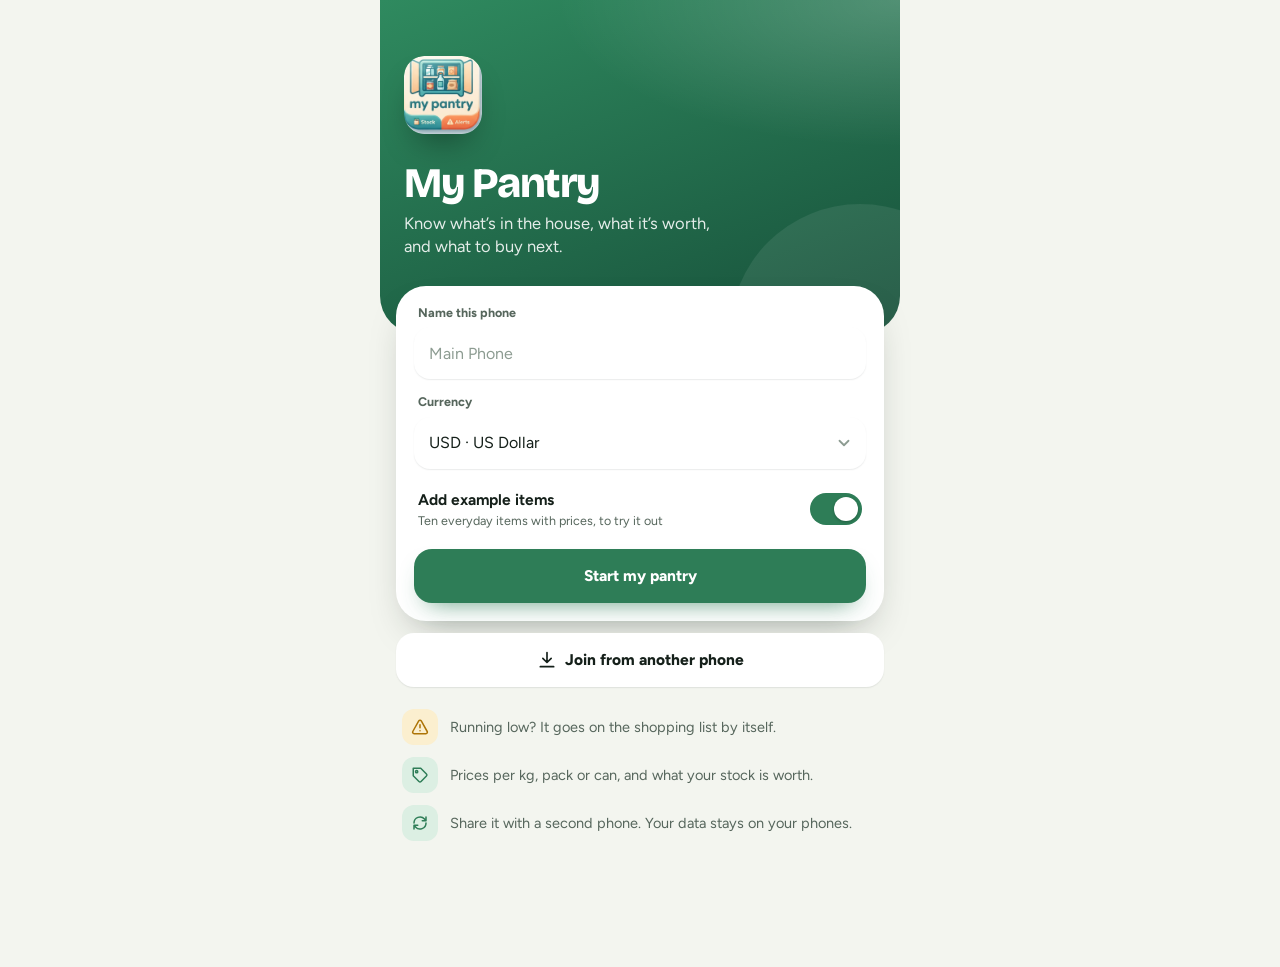
<file: index.html>
<!doctype html>
<html lang="en">
<head>
<meta charset="utf-8">
<meta name="viewport" content="width=device-width, initial-scale=1, maximum-scale=1, user-scalable=no, viewport-fit=cover, interactive-widget=resizes-content">
<meta name="color-scheme" content="light dark">
<meta name="theme-color" content="#F3F5EF" media="(prefers-color-scheme: light)">
<meta name="theme-color" content="#0C1310" media="(prefers-color-scheme: dark)">
<meta name="description" content="Household inventory: stock by location, prices, an automatic shopping list and expiry warnings.">
<meta name="mobile-web-app-capable" content="yes">
<meta name="apple-mobile-web-app-capable" content="yes">
<meta name="apple-mobile-web-app-status-bar-style" content="default">
<meta name="apple-mobile-web-app-title" content="My Pantry">
<meta name="format-detection" content="telephone=no">
<title>My Pantry</title>
<link rel="manifest" href="manifest.webmanifest">
<link rel="icon" href="icons/icon-192.png" type="image/png">
<link rel="apple-touch-icon" href="icons/apple-touch-icon.png">
<link rel="preload" href="fonts/figtree.woff2" as="font" type="font/woff2" crossorigin>
<link rel="preload" href="fonts/bricolage.woff2" as="font" type="font/woff2" crossorigin>
<link rel="stylesheet" href="css/app.css">
</head>
<body>
<div class="boot" id="boot"><img src="icons/icon-192.png" alt=""><p class="boot-msg" id="boot-msg" aria-live="polite"></p><span class="boot-bar" aria-hidden="true"><i></i></span></div>

<header class="appbar" id="appbar">
  <div class="appbar-in">
    <span class="appbar-title" id="appbar-title">My Pantry</span>
    <button class="icon-btn press" id="sync-btn" data-act="tab" data-tab="sync" aria-label="Sync"><i data-icon="sync"></i><span class="sdot" id="sdot"></span></button>
  </div>
</header>

<div class="app">
  <section class="screen" id="welcome" hidden></section>

  <section class="screen" id="inventory" hidden>
    <div class="big-head"><p class="eyebrow" id="inv-eyebrow"></p><h1 class="title" id="inv-title">My Pantry</h1></div>
    <div class="hero" id="hero"></div>
    <div id="banners"></div>
    <label class="search"><i data-icon="search"></i><input id="q" type="search" placeholder="Search your pantry" autocomplete="off" enterkeyhint="search" aria-label="Search your pantry"><button type="button" class="icon-btn press" id="q-clear" data-act="q-clear" aria-label="Clear search" hidden><i data-icon="x"></i></button></label>
    <div class="chips" id="chips"></div>
    <div id="groups"></div>
  </section>

  <section class="screen" id="shopping" hidden>
    <div class="big-head"><p class="eyebrow">Filled in from low stock</p><h1 class="title">Shopping</h1></div>
    <div class="hero" id="shop-hero"></div>
    <div class="sec-label"><span>Running low</span><span id="shop-auto-n"></span></div>
    <div class="card" id="shop-auto"></div>
    <div class="sec-label"><span>Extras</span><span id="shop-extra-n"></span></div>
    <div class="card"><div id="shop-extras"></div><form class="add-row" id="extra-form"><span class="check"></span><input id="extra" placeholder="Add something else" autocomplete="off" enterkeyhint="done" maxlength="60" aria-label="Add something to the shopping list"></form></div>
    <div class="dock"><button class="btn primary press" id="restock" data-act="restock" disabled></button></div>
  </section>

  <section class="screen" id="sync" hidden>
    <div class="big-head"><p class="eyebrow">This phone, sharing and backups</p><h1 class="title">Sync &amp; settings</h1></div>
    <div id="sync-body"></div>
  </section>
</div>

<button class="fab away" id="fab" data-act="add" aria-label="Add item"><i data-icon="plus"></i><span>Add item</span></button>

<nav class="nav" id="nav" aria-label="Sections">
  <div class="nav-in">
    <button class="tab active" data-act="tab" data-tab="inventory"><span class="pill"><i data-icon="jar"></i></span>Pantry</button>
    <button class="tab" data-act="tab" data-tab="shopping"><span class="pill"><i data-icon="cart"></i><b class="badge" id="badge-shop" hidden></b></span>Shopping</button>
    <button class="tab" data-act="tab" data-tab="sync"><span class="pill"><i data-icon="sync"></i><b class="badge dot" id="badge-sync" hidden></b></span>Sync</button>
  </div>
</nav>

<div class="scrim" id="scrim"></div>
<div class="sheet" id="sheet" role="dialog" aria-modal="true"><div class="grabber" aria-hidden="true"></div><div class="sheet-body" id="sheet-body"></div></div>
<div class="dialog-wrap" id="dialog" hidden><div class="dialog" role="alertdialog" aria-modal="true" id="dialog-body"></div></div>
<div class="snack" id="snack" role="status" aria-live="polite"><span id="snack-text"></span><button id="snack-act" hidden></button></div>
<input type="file" id="file-in" accept=".json,application/json,text/plain" hidden>

<script src="js/core.js"></script>
<script src="js/ui.js"></script>
<script src="js/sheets.js"></script>
<script src="js/cloud.js"></script>
<script src="js/app.js"></script>
</body>
</html>
</file>
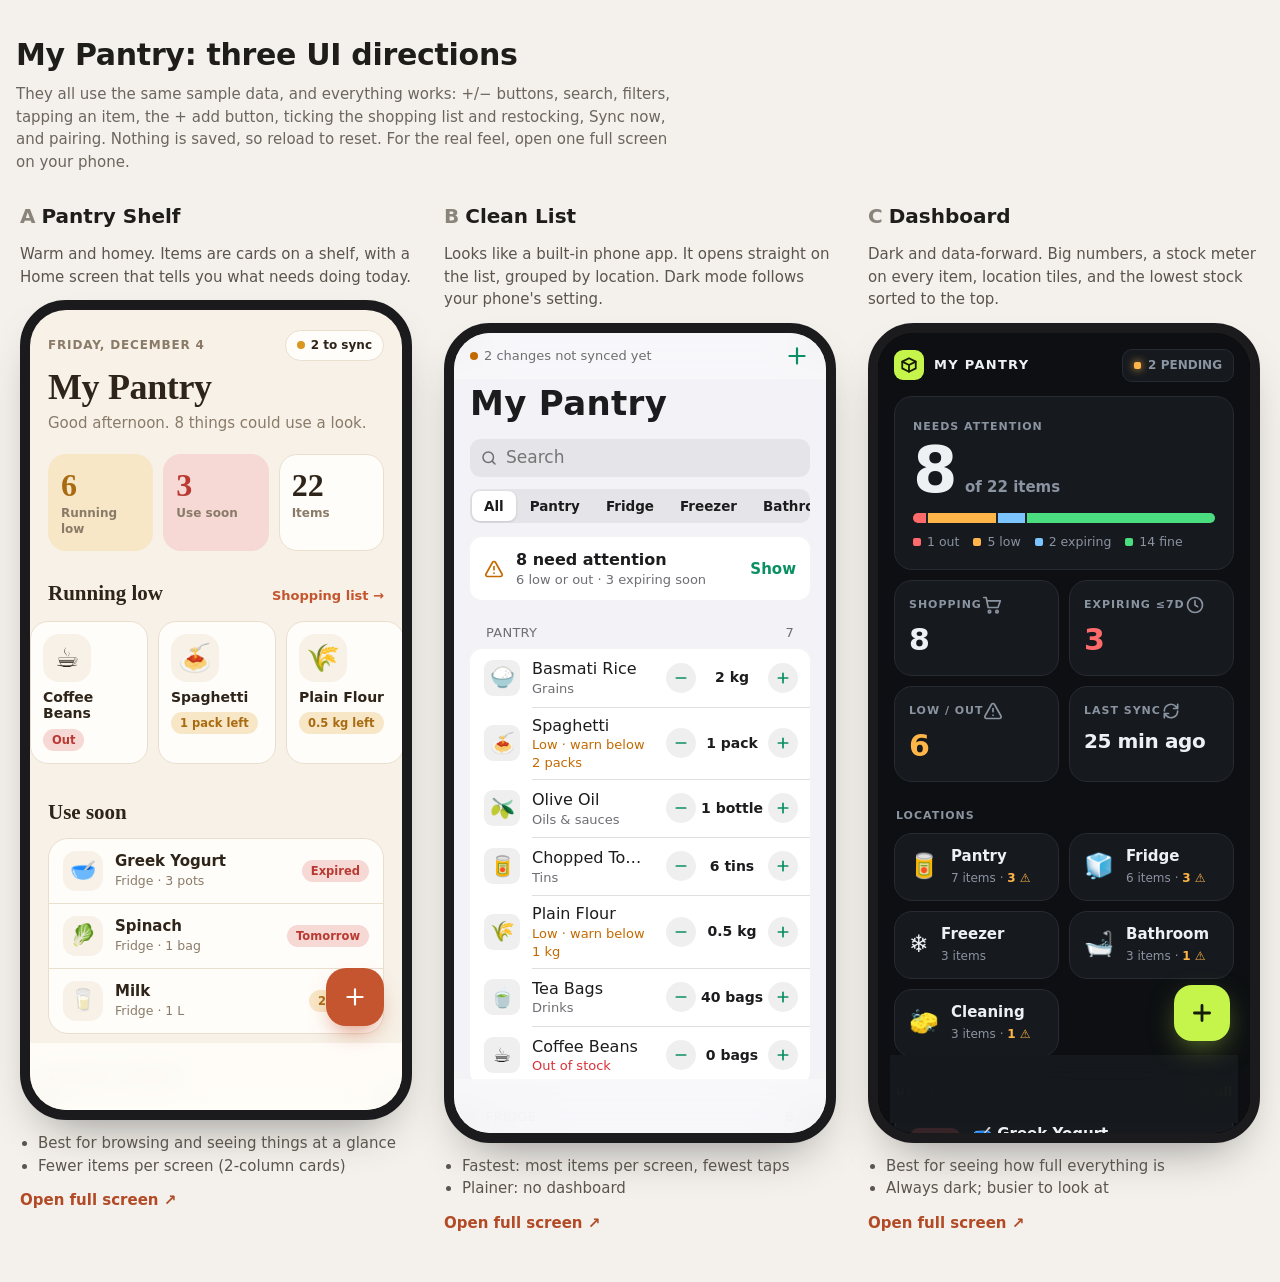
<file: ui-samples/index.html>
<!doctype html>
<html lang="en">
<head>
<meta charset="utf-8">
<meta name="viewport" content="width=device-width, initial-scale=1">
<title>My Pantry · UI samples</title>
<style>
  * { box-sizing: border-box; }
  body { margin: 0; background: #F4F1EC; color: #1F1D1A; font: 15px/1.5 "Segoe UI", system-ui, -apple-system, Roboto, sans-serif; padding: 32px 16px 48px; }
  header { max-width: 1280px; margin: 0 auto 28px; }
  h1 { font-size: 30px; margin: 0 0 6px; letter-spacing: -.01em; }
  header p { margin: 0; color: #6B665E; max-width: 70ch; }
  .grid { max-width: 1280px; margin: 0 auto; display: flex; flex-wrap: wrap; gap: 32px; justify-content: center; }
  .opt { flex: 0 1 392px; min-width: 0; display: flex; flex-direction: column; gap: 12px; }
  .opt h2 { margin: 0; font-size: 20px; }
  .opt h2 span { color: #8A847A; font-weight: 600; margin-right: 6px; }
  .opt p { margin: 0; color: #5A554D; }
  .phone { width: 100%; max-width: 392px; aspect-ratio: 392 / 820; border: 10px solid #1B1B1D; border-radius: 46px; overflow: hidden; background: #000; box-shadow: 0 24px 50px -24px rgba(0,0,0,.45); }
  .phone iframe { width: 100%; height: 100%; border: 0; display: block; }
  ul { margin: 0; padding-left: 18px; color: #5A554D; }
  a { color: #B34A26; font-weight: 700; text-decoration: none; }
  a:hover { text-decoration: underline; }
</style>
</head>
<body>
<header>
  <h1>My Pantry: three UI directions</h1>
  <p>They all use the same sample data, and everything works: +/− buttons, search, filters, tapping an item, the + add button, ticking the shopping list and restocking, Sync now, and pairing. Nothing is saved, so reload to reset. For the real feel, open one full screen on your phone.</p>
</header>
<main class="grid">
  <section class="opt">
    <h2><span>A</span>Pantry Shelf</h2>
    <p>Warm and homey. Items are cards on a shelf, with a Home screen that tells you what needs doing today.</p>
    <div class="phone"><iframe src="a-pantry-shelf.html" title="Sample A"></iframe></div>
    <ul><li>Best for browsing and seeing things at a glance</li><li>Fewer items per screen (2-column cards)</li></ul>
    <a href="a-pantry-shelf.html" target="_blank">Open full screen ↗</a>
  </section>
  <section class="opt">
    <h2><span>B</span>Clean List</h2>
    <p>Looks like a built-in phone app. It opens straight on the list, grouped by location. Dark mode follows your phone's setting.</p>
    <div class="phone"><iframe src="b-clean-list.html" title="Sample B"></iframe></div>
    <ul><li>Fastest: most items per screen, fewest taps</li><li>Plainer: no dashboard</li></ul>
    <a href="b-clean-list.html" target="_blank">Open full screen ↗</a>
  </section>
  <section class="opt">
    <h2><span>C</span>Dashboard</h2>
    <p>Dark and data-forward. Big numbers, a stock meter on every item, location tiles, and the lowest stock sorted to the top.</p>
    <div class="phone"><iframe src="c-dashboard.html" title="Sample C"></iframe></div>
    <ul><li>Best for seeing how full everything is</li><li>Always dark; busier to look at</li></ul>
    <a href="c-dashboard.html" target="_blank">Open full screen ↗</a>
  </section>
</main>
</body>
</html>
</file>
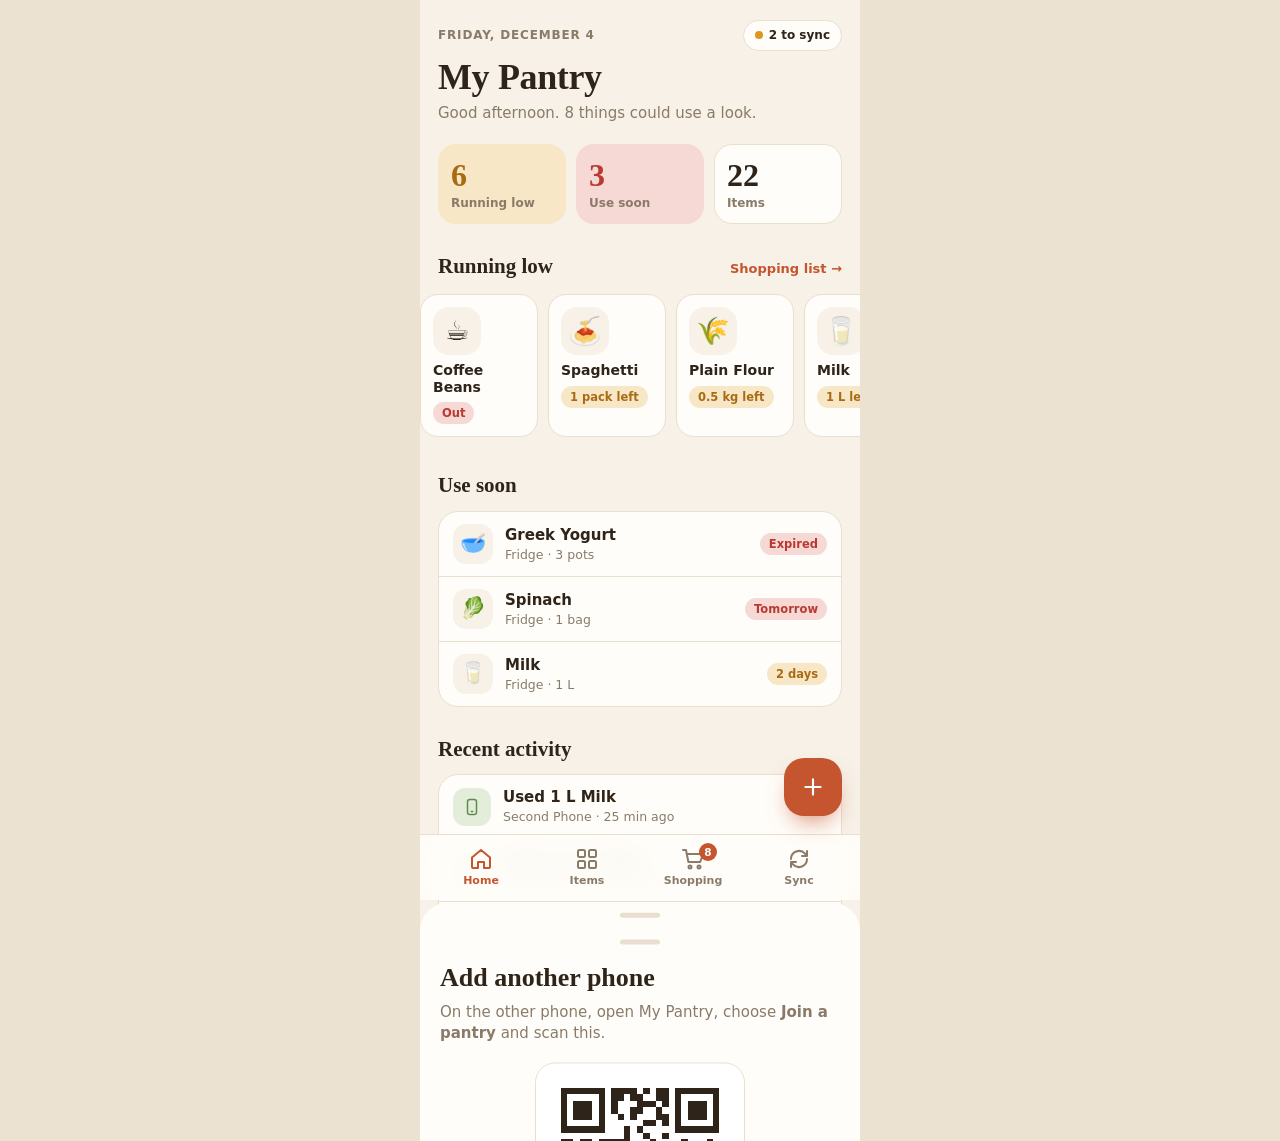
<file: ui-samples/a-pantry-shelf.html>
<!doctype html>
<html lang="en">
<head>
<meta charset="utf-8">
<meta name="viewport" content="width=device-width, initial-scale=1, viewport-fit=cover">
<meta name="theme-color" content="#F7F1E7">
<title>My Pantry · Sample A · Pantry Shelf</title>
<style>
  :root {
    --bg: #F7F1E7; --card: #FFFDF9; --ink: #2E2419; --muted: #8A7B69; --line: #EADFCF;
    --accent: #C4552F; --accent-soft: #F6DED3;
    --ok: #5E8B4E; --ok-soft: #E3EDD9; --low: #A86B12; --low-soft: #F8E7C7; --out: #B93A32; --out-soft: #F6D8D5;
    --serif: "Iowan Old Style", "Palatino Linotype", Palatino, Georgia, serif;
    --sans: ui-rounded, "SF Pro Rounded", "Segoe UI", system-ui, -apple-system, Roboto, sans-serif;
  }
  * { box-sizing: border-box; }
  html, body { margin: 0; }
  body { background: #ECE2D2; color: var(--ink); font: 15px/1.4 var(--sans); -webkit-tap-highlight-color: transparent; }
  button, input, select { font: inherit; color: inherit; }
  button { cursor: pointer; border: 0; background: none; padding: 0; text-align: inherit; }
  [hidden] { display: none !important; }
  .ic { width: 20px; height: 20px; flex: none; }

  .app { max-width: 440px; margin: 0 auto; min-height: 100dvh; background: var(--bg); padding: 0 18px calc(112px + env(safe-area-inset-bottom)); }

  /* headers */
  .hero, .page-head { padding-top: calc(20px + env(safe-area-inset-top)); }
  .top, .page-head { display: flex; justify-content: space-between; align-items: center; gap: 12px; }
  .page-head { padding-bottom: 14px; }
  .date { margin: 0; color: var(--muted); font-size: 12px; font-weight: 700; text-transform: uppercase; letter-spacing: .07em; }
  h1 { font-family: var(--serif); font-size: 36px; line-height: 1.05; margin: 8px 0 6px; font-weight: 600; letter-spacing: -.01em; }
  .page-head h1 { margin: 0; }
  .sub { margin: 0; color: var(--muted); }
  .pill { display: inline-flex; align-items: center; gap: 6px; padding: 6px 11px; border-radius: 999px; background: var(--card); border: 1px solid var(--line); font-size: 12px; font-weight: 700; white-space: nowrap; }
  .pill i { width: 8px; height: 8px; border-radius: 50%; background: var(--ok); }
  .pill.pending i { background: #D9981F; }
  .pill.busy i { background: var(--accent); animation: pulse .9s infinite alternate; }
  @keyframes pulse { to { opacity: .25; } }

  /* home */
  .stats { display: grid; grid-template-columns: repeat(3, 1fr); gap: 10px; margin: 20px 0 4px; }
  .stat { background: var(--card); border: 1px solid var(--line); border-radius: 18px; padding: 14px 12px 12px; display: flex; flex-direction: column; gap: 4px; }
  .stat b { font-family: var(--serif); font-size: 32px; line-height: 1; }
  .stat span { font-size: 12px; color: var(--muted); font-weight: 700; }
  .stat.low { background: var(--low-soft); border-color: transparent; } .stat.low b { color: var(--low); }
  .stat.soon { background: var(--out-soft); border-color: transparent; } .stat.soon b { color: var(--out); }
  .sec { display: flex; justify-content: space-between; align-items: baseline; font-family: var(--serif); font-size: 21px; font-weight: 600; margin: 28px 0 10px; }
  .sec small { font: 700 12px var(--sans); color: var(--muted); }
  .link { color: var(--accent); font: 700 13px var(--sans); }
  .shelf { display: flex; gap: 10px; overflow-x: auto; margin: 0 -18px; padding: 2px 18px 6px; scroll-snap-type: x mandatory; scrollbar-width: none; }
  .shelf::-webkit-scrollbar, .chips::-webkit-scrollbar { display: none; }
  .mini { flex: 0 0 118px; scroll-snap-align: start; background: var(--card); border: 1px solid var(--line); border-radius: 18px; padding: 12px; display: flex; flex-direction: column; align-items: flex-start; gap: 7px; }
  .em { display: grid; place-items: center; width: 48px; height: 48px; border-radius: 16px; background: var(--bg); font-size: 27px; flex: none; }
  .em.sm { width: 40px; height: 40px; font-size: 21px; border-radius: 13px; }
  .em.xl { width: 72px; height: 72px; font-size: 42px; border-radius: 22px; }
  .nm { font-weight: 800; font-size: 14px; line-height: 1.2; }
  .tag, .chip { font-size: 11.5px; font-weight: 800; padding: 3px 9px; border-radius: 999px; white-space: nowrap; }
  .low.tag, .low.chip { background: var(--low-soft); color: var(--low); }
  .out.tag, .out.chip { background: var(--out-soft); color: var(--out); }
  .ok.tag, .ok.chip { background: var(--ok-soft); color: var(--ok); }
  .card { background: var(--card); border: 1px solid var(--line); border-radius: 20px; overflow: hidden; }
  .row { display: flex; align-items: center; gap: 12px; width: 100%; padding: 12px 14px; }
  .row + .row { border-top: 1px solid var(--line); }
  .grow { flex: 1; min-width: 0; display: flex; flex-direction: column; }
  .grow b { font-weight: 700; }
  .grow small { color: var(--muted); font-size: 12.5px; }
  .dev { width: 38px; height: 38px; border-radius: 12px; display: grid; place-items: center; background: var(--accent-soft); color: var(--accent); flex: none; }
  .dev .ic { width: 18px; height: 18px; }
  .dev.alt { background: var(--ok-soft); color: var(--ok); }

  /* items */
  .search { display: flex; align-items: center; gap: 8px; background: var(--card); border: 1px solid var(--line); border-radius: 16px; padding: 0 14px; height: 48px; color: var(--muted); }
  .search input { border: 0; outline: 0; background: none; flex: 1; min-width: 0; font-size: 16px; color: var(--ink); }
  .chips { display: flex; gap: 8px; overflow-x: auto; margin: 12px -18px 16px; padding: 0 18px; scrollbar-width: none; }
  .chips button { flex: none; padding: 8px 14px; border-radius: 999px; background: var(--card); border: 1px solid var(--line); font-weight: 700; font-size: 13px; white-space: nowrap; }
  .chips button.on { background: var(--ink); color: var(--bg); border-color: var(--ink); }
  .chips .warn.on { background: var(--low); border-color: var(--low); color: #fff; }
  .chips hr { flex: none; width: 1px; border: 0; background: var(--line); margin: 4px 2px; }
  .grid { display: grid; grid-template-columns: 1fr 1fr; gap: 12px; }
  .item { background: var(--card); border: 1px solid var(--line); border-radius: 22px; padding: 12px; display: flex; flex-direction: column; gap: 3px; cursor: pointer; }
  .item-top { display: flex; justify-content: space-between; align-items: flex-start; margin-bottom: 8px; }
  .item .meta { color: var(--muted); font-size: 12px; }
  .item .meta.warn { color: var(--out); font-weight: 700; }
  .bar { height: 5px; border-radius: 3px; background: var(--line); overflow: hidden; margin: 9px 0 10px; }
  .bar i { display: block; height: 100%; background: var(--ok); border-radius: 3px; transition: width .3s; }
  .item.low .bar i { background: #D9981F; } .item.out .bar i { background: var(--out); }
  .step { display: flex; align-items: center; justify-content: space-between; background: var(--bg); border-radius: 14px; padding: 4px; }
  .step button { width: 34px; height: 34px; border-radius: 11px; background: var(--card); display: grid; place-items: center; box-shadow: 0 1px 2px rgba(46,36,25,.12); }
  .step button:active { transform: scale(.92); }
  .step .ic { width: 16px; height: 16px; }
  .step span { font-weight: 800; font-size: 13.5px; }
  .empty { text-align: center; color: var(--muted); padding: 40px 0; grid-column: 1 / -1; }

  /* shopping */
  .add-extra { display: flex; gap: 8px; margin: 16px 0 0; }
  .input { height: 48px; border-radius: 14px; border: 1px solid var(--line); background: var(--card); padding: 0 14px; font-size: 16px; width: 100%; min-width: 0; outline-color: var(--accent); }
  .sheet .input { background: var(--bg); }
  .check .box { width: 26px; height: 26px; border-radius: 9px; border: 2px solid var(--line); display: grid; place-items: center; flex: none; color: #fff; }
  .check.done .box { background: var(--ok); border-color: var(--ok); }
  .check.done b { text-decoration: line-through; color: var(--muted); }
  .check .ic { width: 16px; height: 16px; stroke-width: 3; }
  .dock { position: sticky; bottom: calc(88px + env(safe-area-inset-bottom)); margin-top: 20px; }

  /* sync */
  .sync-hero { padding: 22px 18px; text-align: center; }
  .phones { display: flex; align-items: flex-start; justify-content: center; gap: 6px; margin-bottom: 16px; }
  .ph { display: flex; flex-direction: column; align-items: center; gap: 6px; width: 100px; }
  .ph .ic { width: 42px; height: 42px; color: var(--muted); stroke-width: 1.6; }
  .ph.main .ic { color: var(--accent); }
  .ph small { font-size: 11.5px; color: var(--muted); line-height: 1.3; }
  .ph small b { color: var(--ink); }
  .wire { flex: 1; max-width: 90px; height: 2px; margin-top: 20px; position: relative; background: repeating-linear-gradient(90deg, var(--line) 0 6px, transparent 6px 11px); }
  .wire i { display: none; position: absolute; top: -3px; width: 8px; height: 8px; border-radius: 50%; background: var(--accent); animation: travel 1.2s linear infinite; }
  .busy .wire i { display: block; }
  .wire i:nth-child(2) { animation-delay: .4s; } .wire i:nth-child(3) { animation-delay: .8s; }
  @keyframes travel { from { left: 0; opacity: 0; } 20%, 80% { opacity: 1; } to { left: calc(100% - 8px); opacity: 0; } }
  .sync-hero h3 { font-family: var(--serif); font-size: 23px; margin: 0 0 4px; }
  .sync-hero p { color: var(--muted); margin: 0 0 16px; }
  .fine { color: var(--muted); font-size: 12.5px; margin: 16px 4px 0; }

  /* nav + fab */
  .nav { position: fixed; bottom: 0; left: 50%; transform: translateX(-50%); width: 100%; max-width: 440px; display: grid; grid-template-columns: repeat(4, 1fr); background: rgba(255,253,249,.93); backdrop-filter: blur(14px); -webkit-backdrop-filter: blur(14px); border-top: 1px solid var(--line); padding: 6px 8px calc(6px + env(safe-area-inset-bottom)); z-index: 10; }
  .nav button { position: relative; display: flex; flex-direction: column; align-items: center; gap: 2px; font-size: 11px; font-weight: 700; color: var(--muted); padding: 6px 0; }
  .nav .ic { width: 24px; height: 24px; }
  .nav button.active { color: var(--accent); }
  .badge { position: absolute; top: 2px; left: calc(50% + 6px); min-width: 18px; height: 18px; padding: 0 5px; border-radius: 9px; background: var(--accent); color: #fff; font-size: 10.5px; line-height: 18px; text-align: center; }
  .fab { position: fixed; right: max(18px, calc(50% - 202px)); bottom: calc(84px + env(safe-area-inset-bottom)); width: 58px; height: 58px; border-radius: 20px; background: var(--accent); color: #fff; display: grid; place-items: center; box-shadow: 0 12px 24px -10px rgba(196,85,47,.8); z-index: 11; }
  .fab .ic { width: 26px; height: 26px; }

  /* sheets */
  .scrim { position: fixed; inset: 0; background: rgba(46,36,25,.38); opacity: 0; pointer-events: none; transition: opacity .25s; z-index: 20; }
  .scrim.open { opacity: 1; pointer-events: auto; }
  .sheet { position: fixed; left: 50%; bottom: 0; width: 100%; max-width: 440px; max-height: 90dvh; overflow-y: auto; transform: translate(-50%, 105%); transition: transform .32s cubic-bezier(.2,.8,.2,1); background: var(--card); border-radius: 28px 28px 0 0; padding: 10px 20px calc(22px + env(safe-area-inset-bottom)); z-index: 21; }
  .sheet.open { transform: translate(-50%, 0); }
  .grab { width: 40px; height: 5px; border-radius: 3px; background: var(--line); margin: 0 auto 16px; }
  .sheet-title { font-family: var(--serif); font-size: 26px; margin: 0 0 6px; }
  .sheet-hero { display: flex; gap: 14px; align-items: center; }
  .sheet-hero h2 { font-family: var(--serif); font-size: 26px; margin: 0; line-height: 1.1; }
  .sheet-hero p { margin: 4px 0 0; color: var(--muted); }
  .big-step { display: flex; align-items: center; justify-content: space-between; background: var(--bg); border-radius: 22px; padding: 10px; margin: 20px 0 14px; }
  .big-step button { width: 56px; height: 56px; border-radius: 18px; background: var(--card); display: grid; place-items: center; box-shadow: 0 1px 3px rgba(46,36,25,.14); }
  .big-step .ic { width: 24px; height: 24px; }
  .big-step div { text-align: center; }
  .big-step b { display: block; font-family: var(--serif); font-size: 40px; line-height: 1; }
  .big-step span { color: var(--muted); font-weight: 700; font-size: 13px; }
  .facts { display: grid; grid-template-columns: 1fr 1fr; gap: 10px; margin: 0 0 18px; }
  .facts div { background: var(--bg); border-radius: 16px; padding: 11px 12px; }
  .facts dt { font-size: 11px; font-weight: 800; color: var(--muted); text-transform: uppercase; letter-spacing: .05em; }
  .facts dd { margin: 3px 0 0; font-weight: 700; }
  .actions { display: grid; grid-template-columns: 1fr 1fr; gap: 10px; }
  .field { display: flex; flex-direction: column; gap: 6px; margin-bottom: 14px; min-width: 0; }
  .field > span { font-size: 11.5px; font-weight: 800; color: var(--muted); text-transform: uppercase; letter-spacing: .05em; }
  .two { display: grid; grid-template-columns: 1fr 1fr; gap: 10px; }
  .emojis { display: flex; gap: 6px; overflow-x: auto; padding-bottom: 2px; }
  .emojis button { flex: none; width: 44px; height: 44px; font-size: 22px; border-radius: 13px; background: var(--bg); border: 2px solid transparent; text-align: center; }
  .emojis button.on { border-color: var(--accent); background: var(--accent-soft); }
  .btn { height: 50px; border-radius: 16px; background: var(--accent); color: #fff; font-weight: 800; padding: 0 20px; width: 100%; text-align: center; }
  .btn.ghost { background: var(--bg); color: var(--ink); }
  .btn.sq { width: 48px; flex: none; padding: 0; display: grid; place-items: center; }
  .btn:disabled { opacity: .45; cursor: default; }
  .qr { width: 210px; margin: 18px auto 8px; padding: 12px; background: #fff; border-radius: 20px; border: 1px solid var(--line); color: var(--ink); }
  .code { text-align: center; color: var(--muted); margin: 0 0 14px; }
  .code b { color: var(--ink); font-size: 20px; letter-spacing: .12em; margin-left: 4px; }
  .steps { color: var(--muted); padding-left: 20px; margin: 0 0 18px; }
  .steps li { margin: 4px 0; }

  .toast { position: fixed; left: 50%; bottom: calc(154px + env(safe-area-inset-bottom)); transform: translate(-50%, 16px); background: var(--ink); color: var(--bg); padding: 10px 16px; border-radius: 14px; font-weight: 700; font-size: 14px; opacity: 0; transition: .25s; z-index: 30; pointer-events: none; white-space: nowrap; }
  .toast.show { opacity: 1; transform: translate(-50%, 0); }
</style>
</head>
<body>
<div class="app">
  <section class="screen" id="home"></section>

  <section class="screen" id="items" hidden>
    <header class="page-head"><h1>Items</h1><span class="sync-slot"></span></header>
    <label class="search"><i data-icon="search"></i><input id="q" type="search" placeholder="Search rice, milk, soap…" autocomplete="off"></label>
    <div class="chips" id="chips"></div>
    <div class="grid" id="grid"></div>
  </section>

  <section class="screen" id="shopping" hidden>
    <header class="page-head"><h1>Shopping</h1><span class="sync-slot"></span></header>
    <p class="sub">Anything running low lands here by itself. Tick things off as you shop.</p>
    <form id="extra-form" class="add-extra"><input class="input" id="extra" placeholder="Add something else…" autocomplete="off"><button class="btn sq" aria-label="Add"><i data-icon="plus"></i></button></form>
    <div id="shop-list"></div>
    <div class="dock"><button class="btn" id="restock"></button></div>
  </section>

  <section class="screen" id="sync" hidden>
    <header class="page-head"><h1>Sync</h1></header>
    <div id="sync-body"></div>
  </section>
</div>

<button class="fab" data-add aria-label="Add item"><i data-icon="plus"></i></button>

<nav class="nav">
  <button data-go="home" class="active"><i data-icon="home"></i>Home</button>
  <button data-go="items"><i data-icon="grid"></i>Items</button>
  <button data-go="shopping"><i data-icon="cart"></i>Shopping<b class="badge" id="shop-badge"></b></button>
  <button data-go="sync"><i data-icon="sync"></i>Sync</button>
</nav>

<div class="scrim" id="scrim"></div>

<div class="sheet" data-sheet="detail"><div class="grab"></div><div id="detail"></div></div>

<div class="sheet" data-sheet="add">
  <div class="grab"></div>
  <h2 class="sheet-title">Add an item</h2>
  <form id="add-form">
    <label class="field"><span>Name</span><input class="input" name="name" placeholder="e.g. Chickpeas" required autocomplete="off"></label>
    <div class="field"><span>Icon</span><div class="emojis" id="emojis"></div></div>
    <label class="field"><span>Where is it kept?</span><select class="input" name="location" id="loc-select"></select></label>
    <div class="two">
      <label class="field"><span>How many</span><input class="input" name="qty" type="number" min="0" step="any" value="1" inputmode="decimal"></label>
      <label class="field"><span>Unit</span><select class="input" name="unit" id="unit-select"></select></label>
    </div>
    <div class="two">
      <label class="field"><span>Warn me below</span><input class="input" name="min" type="number" min="0" step="any" value="1" inputmode="decimal"></label>
      <label class="field"><span>Expires (optional)</span><input class="input" name="expiry" type="date"></label>
    </div>
    <div class="actions"><button type="button" class="btn ghost" data-close>Cancel</button><button class="btn">Add item</button></div>
  </form>
</div>

<div class="sheet" data-sheet="pair">
  <div class="grab"></div>
  <h2 class="sheet-title">Add another phone</h2>
  <p class="sub">On the other phone, open My Pantry, choose <b>Join a pantry</b> and scan this.</p>
  <div class="qr" id="qr"></div>
  <p class="code">or type the code <b id="code"></b></p>
  <ol class="steps">
    <li>It downloads a full copy of your pantry.</li>
    <li>After that it catches up whenever both apps are open.</li>
    <li>You can remove it from this list at any time.</li>
  </ol>
  <button class="btn ghost" data-close>Done</button>
</div>

<div class="toast" id="toast"></div>

<script src="shared/pantry-core.js"></script>
<script>
  const P = window.Pantry;
  const $ = (s) => document.querySelector(s);
  const state = { tab: 'home', loc: 'all', filter: null, q: '', open: null, emoji: P.emojis[0] };

  function syncPill() {
    const s = P.sync;
    const cls = s.syncing ? 'busy' : s.pending ? 'pending' : '';
    const text = s.syncing ? 'Syncing…' : s.pending ? `${s.pending} to sync` : 'Synced';
    return `<button class="pill ${cls}" data-go="sync"><i></i>${text}</button>`;
  }

  function renderHome() {
    const s = P.stats();
    const low = P.items.filter((i) => P.status(i) !== 'ok').sort((a, b) => a.qty / a.min - b.qty / b.min);
    const soon = P.items.filter(P.expiring).sort((a, b) => P.daysLeft(a) - P.daysLeft(b));
    $('#home').innerHTML = `
      <header class="hero">
        <div class="top"><p class="date">${P.todayLabel}</p>${syncPill()}</div>
        <h1>My Pantry</h1>
        <p class="sub">${P.greeting()}. ${s.attention ? `${s.attention} things could use a look.` : 'Everything is stocked.'}</p>
      </header>
      <div class="stats">
        <button class="stat low" data-go="items" data-filter="low"><b>${s.low + s.out}</b><span>Running low</span></button>
        <button class="stat soon" data-go="items" data-filter="soon"><b>${s.expiring}</b><span>Use soon</span></button>
        <button class="stat" data-go="items" data-filter=""><b>${s.total}</b><span>Items</span></button>
      </div>
      <h2 class="sec">Running low <button class="link" data-go="shopping">Shopping list →</button></h2>
      <div class="shelf">${low.map((i) => `
        <button class="mini" data-open="${i.id}">
          <span class="em">${i.emoji}</span>
          <span class="nm">${P.esc(i.name)}</span>
          <span class="tag ${P.status(i)}">${P.status(i) === 'out' ? 'Out' : P.fmtQty(i) + ' left'}</span>
        </button>`).join('') || '<p class="sub">Nothing is running low.</p>'}</div>
      <h2 class="sec">Use soon</h2>
      <div class="card">${soon.map((i) => `
        <button class="row" data-open="${i.id}">
          <span class="em sm">${i.emoji}</span>
          <span class="grow"><b>${P.esc(i.name)}</b><small>${P.loc(i.location).name} · ${P.fmtQty(i)}</small></span>
          <span class="chip ${P.daysLeft(i) <= 1 ? 'out' : 'low'}">${P.shortExpiry(i)}</span>
        </button>`).join('')}</div>
      <h2 class="sec">Recent activity</h2>
      <div class="card">${P.activity.slice(0, 4).map((a) => `
        <div class="row">
          <span class="dev ${a.who === 'Main Phone' ? '' : 'alt'}">${P.icon('phone')}</span>
          <span class="grow"><b>${P.esc(a.text)}</b><small>${a.who} · ${a.ago}</small></span>
        </div>`).join('')}</div>`;
  }

  function filteredItems() {
    const q = state.q.trim().toLowerCase();
    return P.items.filter((i) =>
      (state.loc === 'all' || i.location === state.loc) &&
      (!q || i.name.toLowerCase().includes(q) || i.category.toLowerCase().includes(q)) &&
      (state.filter !== 'low' || P.status(i) !== 'ok') &&
      (state.filter !== 'soon' || P.expiring(i)));
  }

  function card(i) {
    const st = P.status(i);
    const exp = P.expiring(i);
    const tag = st !== 'ok' ? `<span class="tag ${st}">${st === 'out' ? 'Out' : 'Low'}</span>`
      : exp ? `<span class="tag low">${P.shortExpiry(i)}</span>` : '';
    return `
      <div class="item ${st}" data-open="${i.id}" tabindex="0">
        <div class="item-top"><span class="em">${i.emoji}</span>${tag}</div>
        <b class="nm">${P.esc(i.name)}</b>
        <small class="meta ${exp ? 'warn' : ''}">${exp ? P.expiryLabel(i) : P.loc(i.location).name + ' · ' + P.esc(i.category)}</small>
        <div class="bar"><i style="width:${P.level(i) * 100}%"></i></div>
        <div class="step">
          <button data-adj="-1" data-id="${i.id}" aria-label="Use one">${P.icon('minus')}</button>
          <span>${P.fmtQty(i)}</span>
          <button data-adj="1" data-id="${i.id}" aria-label="Add one">${P.icon('plus')}</button>
        </div>
      </div>`;
  }

  function renderItems() {
    const locChip = (id, label) => `<button data-loc="${id}" class="${state.loc === id ? 'on' : ''}">${label}</button>`;
    $('#chips').innerHTML =
      `<button class="warn ${state.filter === 'low' ? 'on' : ''}" data-filter-toggle="low">Running low</button>` +
      `<button class="warn ${state.filter === 'soon' ? 'on' : ''}" data-filter-toggle="soon">Use soon</button><hr>` +
      locChip('all', 'All') + P.locations.map((l) => locChip(l.id, `${l.icon} ${l.name}`)).join('');
    const list = filteredItems();
    $('#grid').innerHTML = list.map(card).join('') || '<p class="empty">Nothing matches. Try another shelf.</p>';
  }

  function shopRow(e) {
    return `
      <button class="row check ${e.checked ? 'done' : ''}" data-toggle="${e.key}">
        <span class="box">${e.checked ? P.icon('check') : ''}</span>
        <span class="em sm">${e.emoji}</span>
        <span class="grow"><b>${P.esc(e.name)}</b><small>${P.esc(e.note || 'Extra')}</small></span>
      </button>`;
  }

  function renderShop() {
    const { auto, extras } = P.shoppingList();
    const n = P.checkedCount();
    $('#shop-list').innerHTML = `
      <h2 class="sec">From running low <small>added automatically</small></h2>
      <div class="card">${auto.map(shopRow).join('') || '<p class="empty">Nothing running low 🎉</p>'}</div>
      <h2 class="sec">Extras</h2>
      <div class="card">${extras.map(shopRow).join('') || '<p class="empty">No extras.</p>'}</div>`;
    const btn = $('#restock');
    btn.disabled = !n;
    btn.textContent = n ? `Bought ${n} · restock pantry` : 'Tick items as you shop';
    const total = auto.length + extras.length;
    $('#shop-badge').textContent = total;
    $('#shop-badge').hidden = !total;
  }

  function renderSync() {
    const s = P.sync;
    const second = P.devices[1];
    const title = s.syncing ? 'Talking to Second Phone…' : s.pending ? `${s.pending} change${s.pending > 1 ? 's' : ''} waiting` : 'All caught up';
    const note = s.syncing ? 'Sending changes straight to the other phone.'
      : s.pending ? 'Second Phone will pick these up the next time both apps are open.' : `Both phones matched ${s.lastSync}.`;
    $('#sync-body').innerHTML = `
      <div class="card sync-hero ${s.syncing ? 'busy' : ''}">
        <div class="phones">
          <div class="ph main">${P.icon('phone')}<small><b>This phone</b><br>Main copy</small></div>
          <div class="wire"><i></i><i></i><i></i></div>
          <div class="ph">${P.icon('phone')}<small><b>Second Phone</b><br>seen ${second.lastSeen}</small></div>
        </div>
        <h3>${title}</h3>
        <p>${note}</p>
        <button class="btn" data-sync ${s.syncing ? 'disabled' : ''}>${s.syncing ? 'Syncing…' : 'Sync now'}</button>
      </div>
      <h2 class="sec">Phones</h2>
      <div class="card">
        ${P.devices.map((d) => `
          <div class="row">
            <span class="dev ${d.role === 'main' ? '' : 'alt'}">${P.icon('phone')}</span>
            <span class="grow"><b>${d.name}</b><small>${d.role === 'main' ? 'This phone · keeps the master copy' : 'Last seen ' + d.lastSeen}</small></span>
            ${d.role === 'main' ? '<span class="chip ok">Main</span>' : ''}
          </div>`).join('')}
        <button class="row" data-pair><span class="dev">${P.icon('qr')}</span><span class="grow"><b>Add another phone</b><small>Scan a code to pair</small></span></button>
      </div>
      <h2 class="sec">Backup</h2>
      <div class="card">
        <button class="row" data-toast="Backup file saved (sample)"><span class="dev alt">${P.icon('download')}</span><span class="grow"><b>Save a backup file</b><small>Last backup 6 days ago</small></span></button>
        <button class="row" data-toast="Restore opens a file picker (sample)"><span class="dev alt">${P.icon('upload')}</span><span class="grow"><b>Restore from a backup</b><small>Replaces what is on this phone</small></span></button>
      </div>
      <p class="fine">Your pantry lives on your phones only. No account, no cloud copy.</p>`;
  }

  function renderDetail() {
    const i = P.byId(state.open);
    const l = P.loc(i.location);
    const st = P.status(i);
    $('#detail').innerHTML = `
      <div class="sheet-hero">
        <span class="em xl">${i.emoji}</span>
        <div><h2>${P.esc(i.name)}</h2><p>${l.icon} ${l.name} · ${P.esc(i.category)}</p></div>
      </div>
      <div class="big-step">
        <button data-adj="-1" data-id="${i.id}" aria-label="Use one">${P.icon('minus')}</button>
        <div><b>${P.num(i.qty)}</b><span>${P.unitText(i.unit, i.qty)} left</span></div>
        <button data-adj="1" data-id="${i.id}" aria-label="Add one">${P.icon('plus')}</button>
      </div>
      <dl class="facts">
        <div><dt>Status</dt><dd><span class="chip ${st}">${st === 'ok' ? 'Stocked' : st === 'low' ? 'Running low' : 'Out'}</span></dd></div>
        <div><dt>Warn me below</dt><dd>${P.fmtQty(i, i.min)}</dd></div>
        <div><dt>Expiry</dt><dd>${P.expiryLabel(i) || 'No date'}</dd></div>
        <div><dt>Last change</dt><dd>${i.changedBy}<br><small>${i.changedAgo}</small></dd></div>
      </dl>
      <div class="actions">
        <button class="btn ghost" data-toast="Editing comes with the real app">Edit details</button>
        <button class="btn" data-close>Done</button>
      </div>`;
  }

  function render() {
    renderHome();
    renderItems();
    renderShop();
    renderSync();
    if (state.open) renderDetail();
    document.querySelectorAll('.sync-slot').forEach((el) => (el.innerHTML = syncPill()));
  }

  function go(tab, filter) {
    state.tab = tab;
    if (filter !== undefined) { state.filter = filter; state.loc = 'all'; }
    document.querySelectorAll('.screen').forEach((s) => (s.hidden = s.id !== tab));
    document.querySelectorAll('.nav button').forEach((b) => b.classList.toggle('active', b.dataset.go === tab));
    $('.fab').hidden = !(tab === 'home' || tab === 'items');
    closeSheets();
    scrollTo(0, 0);
    render();
  }

  function openSheet(name) {
    document.querySelectorAll('.sheet').forEach((s) => s.classList.toggle('open', s.dataset.sheet === name));
    $('#scrim').classList.add('open');
  }
  function closeSheets() {
    document.querySelectorAll('.sheet').forEach((s) => s.classList.remove('open'));
    $('#scrim').classList.remove('open');
    state.open = null;
  }

  let toastTimer;
  function toast(msg) {
    const t = $('#toast');
    t.textContent = msg;
    t.classList.add('show');
    clearTimeout(toastTimer);
    toastTimer = setTimeout(() => t.classList.remove('show'), 2000);
  }

  function paintEmojis() {
    $('#emojis').innerHTML = P.emojis.map((e) => `<button type="button" data-emoji="${e}" class="${e === state.emoji ? 'on' : ''}">${e}</button>`).join('');
  }

  document.addEventListener('click', (e) => {
    const at = (sel) => e.target.closest(sel);
    let x;
    if ((x = at('[data-adj]'))) return P.adjust(+x.dataset.id, +x.dataset.adj);
    if ((x = at('[data-go]'))) return go(x.dataset.go, 'filter' in x.dataset ? x.dataset.filter || null : undefined);
    if ((x = at('[data-open]'))) { state.open = +x.dataset.open; renderDetail(); return openSheet('detail'); }
    if ((x = at('[data-loc]'))) { state.loc = x.dataset.loc; return renderItems(); }
    if ((x = at('[data-filter-toggle]'))) { const f = x.dataset.filterToggle; state.filter = state.filter === f ? null : f; return renderItems(); }
    if ((x = at('[data-toggle]'))) return P.toggleShop(x.dataset.toggle);
    if ((x = at('[data-emoji]'))) { state.emoji = x.dataset.emoji; return paintEmojis(); }
    if (at('[data-sync]')) return P.syncNow();
    if (at('[data-pair]')) return openSheet('pair');
    if (at('[data-add]')) return openSheet('add');
    if (at('[data-close]') || e.target.id === 'scrim') return closeSheets();
    if (at('#restock')) { const n = P.restock(); return toast(`${n} item${n === 1 ? '' : 's'} restocked`); }
    if ((x = at('[data-toast]'))) return toast(x.dataset.toast);
  });

  $('#q').addEventListener('input', (e) => { state.q = e.target.value; renderItems(); });

  $('#extra-form').addEventListener('submit', (e) => {
    e.preventDefault();
    const v = $('#extra').value.trim();
    if (!v) return;
    P.addExtra(v);
    $('#extra').value = '';
  });

  $('#add-form').addEventListener('submit', (e) => {
    e.preventDefault();
    const f = new FormData(e.target);
    const exp = f.get('expiry');
    const item = P.addItem({
      name: f.get('name').trim(), emoji: state.emoji, location: f.get('location'),
      qty: f.get('qty'), unit: f.get('unit'), min: f.get('min'),
      expiry: exp ? new Date(exp + 'T00:00') : null,
    });
    e.target.reset();
    state.filter = null;
    go('items');
    state.loc = item.location;
    renderItems();
    toast(`${item.name} added`);
  });

  $('#loc-select').innerHTML = P.locations.map((l) => `<option value="${l.id}">${l.icon} ${l.name}</option>`).join('');
  $('#unit-select').innerHTML = P.units.map((u) => `<option>${u}</option>`).join('');
  $('#qr').innerHTML = P.fakeQR();
  $('#code').textContent = P.pairCode;
  paintEmojis();
  P.on(render);
  render();
</script>
</body>
</html>
</file>
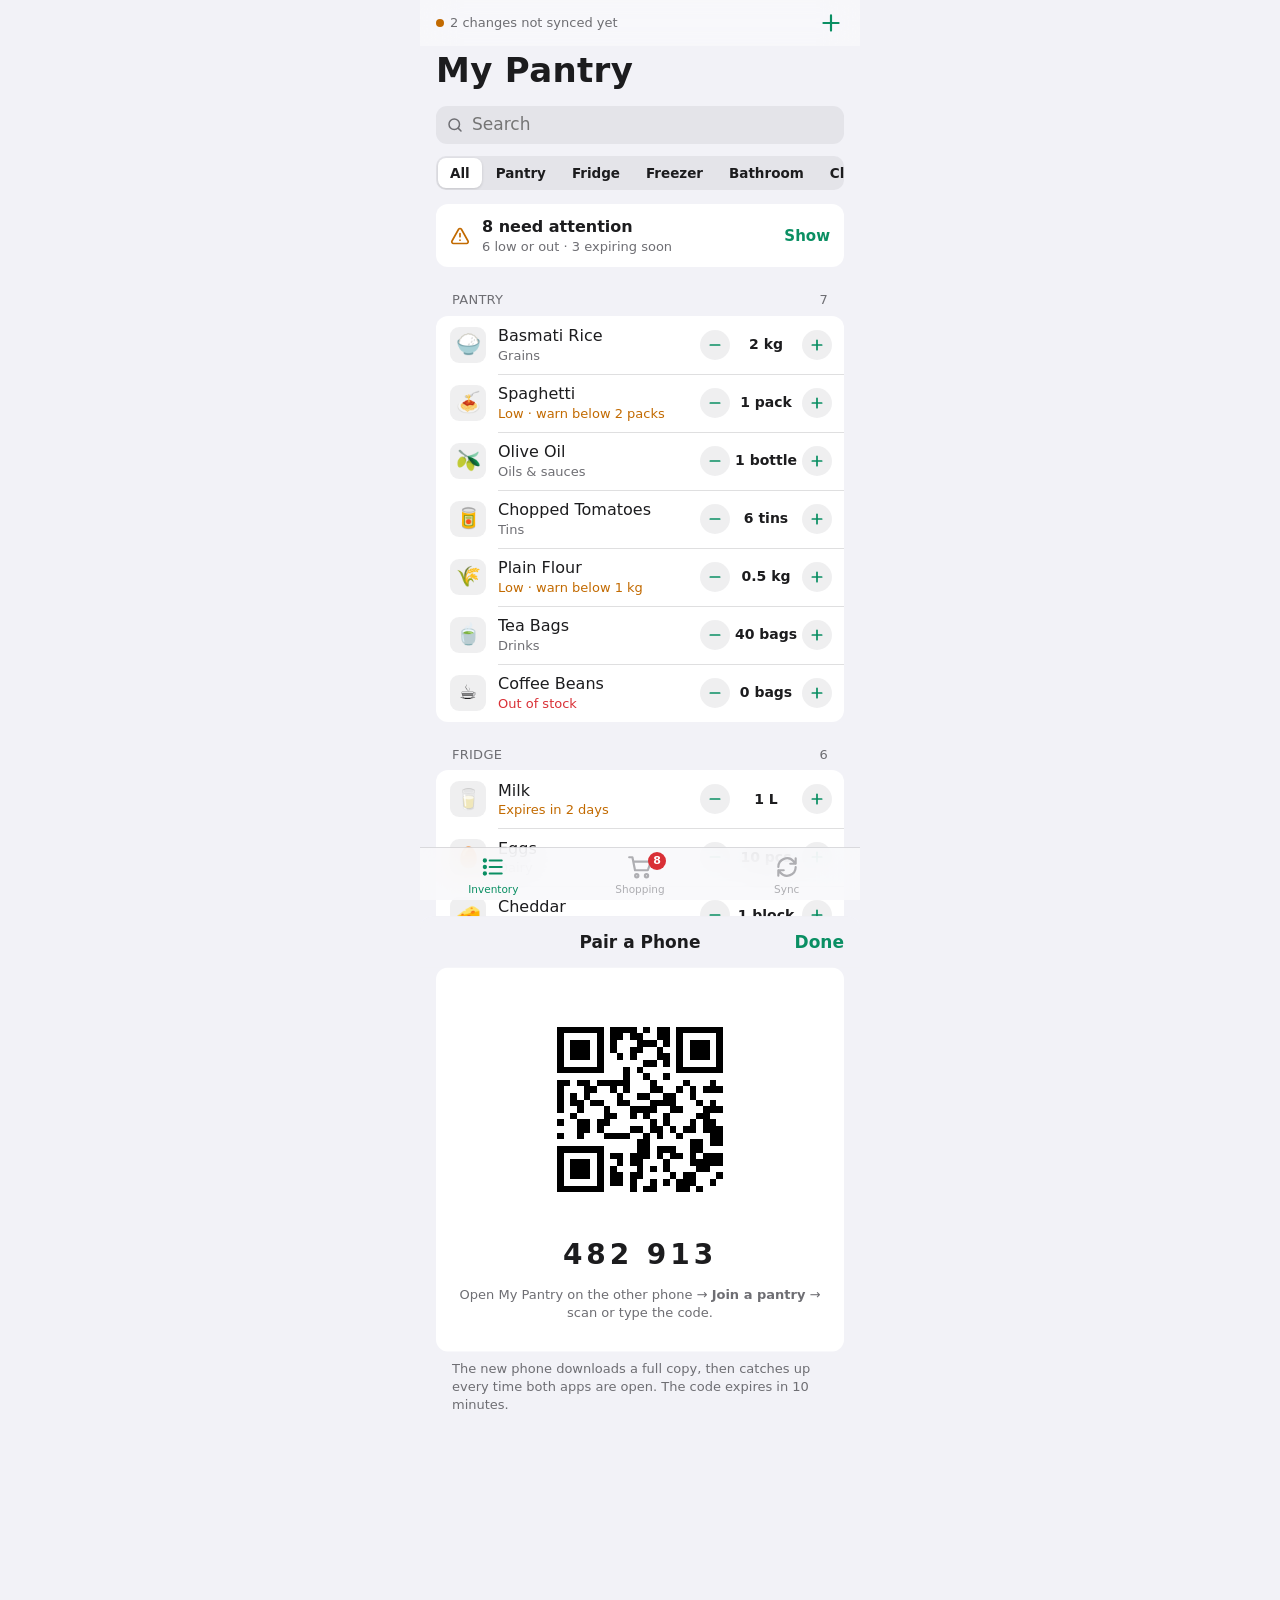
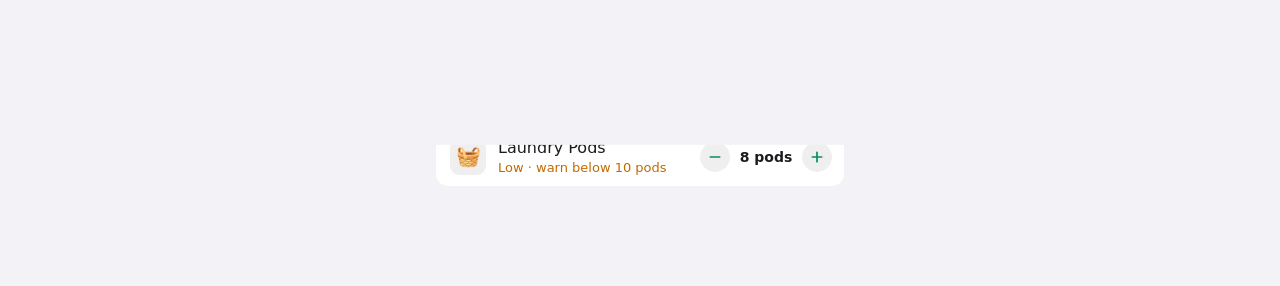
<file: ui-samples/b-clean-list.html>
<!doctype html>
<html lang="en">
<head>
<meta charset="utf-8">
<meta name="viewport" content="width=device-width, initial-scale=1, viewport-fit=cover">
<meta name="color-scheme" content="light dark">
<title>My Pantry · Sample B · Clean List</title>
<style>
  :root {
    --bg: #F2F2F7; --card: #FFFFFF; --ink: #1C1C1E; --muted: #6E6E73; --faint: #AEAEB2;
    --line: rgba(60,60,67,.16); --fill: rgba(120,120,128,.12); --bar: rgba(249,249,251,.86);
    --accent: #0A8F63; --accent-soft: rgba(10,143,99,.12); --low: #C26A00; --out: #D93036;
    --font: -apple-system, BlinkMacSystemFont, "SF Pro Text", "Segoe UI", Roboto, system-ui, sans-serif;
  }
  @media (prefers-color-scheme: dark) {
    :root {
      --bg: #000000; --card: #1C1C1E; --ink: #F2F2F7; --muted: #98989F; --faint: #636366;
      --line: rgba(84,84,88,.55); --fill: rgba(118,118,128,.24); --bar: rgba(22,22,24,.86);
      --accent: #30D158; --accent-soft: rgba(48,209,88,.16); --low: #FFB340; --out: #FF6961;
    }
  }
  * { box-sizing: border-box; }
  html, body { margin: 0; }
  body { background: var(--bg); color: var(--ink); font: 16px/1.35 var(--font); -webkit-tap-highlight-color: transparent; }
  button, input, select { font: inherit; color: inherit; }
  button { cursor: pointer; border: 0; background: none; padding: 0; text-align: inherit; }
  [hidden] { display: none !important; }
  .ic { width: 20px; height: 20px; flex: none; }

  .app { max-width: 440px; margin: 0 auto; min-height: 100dvh; padding: 0 16px calc(100px + env(safe-area-inset-bottom)); }

  /* top bar */
  .topbar { position: sticky; top: 0; z-index: 5; display: flex; justify-content: space-between; align-items: center; margin: 0 -16px; padding: calc(10px + env(safe-area-inset-top)) 16px 10px; background: var(--bar); backdrop-filter: saturate(180%) blur(18px); -webkit-backdrop-filter: saturate(180%) blur(18px); }
  .status { display: flex; align-items: center; gap: 6px; font-size: 13px; color: var(--muted); }
  .status i { width: 8px; height: 8px; border-radius: 50%; background: var(--accent); }
  .status.pending i { background: var(--low); }
  .status.busy i { animation: blink .8s infinite alternate; }
  @keyframes blink { to { opacity: .2; } }
  .tb-btn { color: var(--accent); font-weight: 600; font-size: 17px; display: flex; align-items: center; gap: 2px; }
  .tb-btn .ic { width: 26px; height: 26px; }
  h1 { font-size: 34px; font-weight: 700; letter-spacing: .01em; margin: 2px 0 12px; }

  /* search + segments */
  .search { display: flex; align-items: center; gap: 6px; height: 38px; padding: 0 10px; border-radius: 11px; background: var(--fill); color: var(--muted); }
  .search .ic { width: 18px; height: 18px; }
  .search input { flex: 1; min-width: 0; border: 0; outline: 0; background: none; font-size: 17px; color: var(--ink); }
  .seg { display: flex; gap: 2px; overflow-x: auto; margin: 12px 0 4px; padding: 2px; border-radius: 10px; background: var(--fill); scrollbar-width: none; }
  .seg::-webkit-scrollbar { display: none; }
  .seg button { flex: 1 0 auto; padding: 6px 12px; border-radius: 8px; font-size: 13.5px; font-weight: 600; white-space: nowrap; }
  .seg button.on { background: var(--card); box-shadow: 0 1px 3px rgba(0,0,0,.14); }

  .alert { display: flex; align-items: center; gap: 12px; width: 100%; margin-top: 14px; padding: 12px 14px; border-radius: 12px; background: var(--card); }
  .alert .ic { color: var(--low); }
  .alert b { font-weight: 600; }
  .alert small { display: block; color: var(--muted); font-size: 13px; }
  .alert .go { margin-left: auto; color: var(--accent); font-size: 15px; font-weight: 600; white-space: nowrap; }

  /* grouped lists */
  .group-h { display: flex; justify-content: space-between; margin: 24px 16px 7px; font-size: 13px; color: var(--muted); text-transform: uppercase; letter-spacing: .02em; }
  .group { background: var(--card); border-radius: 12px; overflow: hidden; }
  .foot { margin: 8px 16px 0; font-size: 13px; color: var(--muted); }
  .row { position: relative; display: flex; align-items: center; gap: 12px; width: 100%; min-height: 58px; padding: 8px 12px 8px 14px; cursor: pointer; }
  .row + .row::before { content: ""; position: absolute; top: 0; right: 0; left: 62px; border-top: .5px solid var(--line); }
  .row.plain + .row.plain::before, .row.plain + .row::before { left: 16px; }
  .tile { width: 36px; height: 36px; border-radius: 9px; display: grid; place-items: center; background: var(--fill); font-size: 20px; flex: none; }
  .grow { flex: 1; min-width: 0; display: flex; flex-direction: column; }
  .t { white-space: nowrap; overflow: hidden; text-overflow: ellipsis; }
  .s { font-size: 13px; color: var(--muted); }
  .s.low { color: var(--low); } .s.out { color: var(--out); }
  .mini-step { display: flex; align-items: center; gap: 2px; flex: none; }
  .mini-step button { width: 30px; height: 30px; border-radius: 50%; background: var(--fill); display: grid; place-items: center; color: var(--accent); }
  .mini-step button:active { transform: scale(.9); }
  .mini-step .ic { width: 16px; height: 16px; stroke-width: 2.6; }
  .mini-step b { min-width: 68px; text-align: center; font-weight: 600; font-size: 14px; font-variant-numeric: tabular-nums; }
  .val { color: var(--muted); margin-left: auto; white-space: nowrap; }
  .chev { color: var(--faint); width: 16px; height: 16px; }
  .accent-t { color: var(--accent); }
  .danger-t { color: var(--out); }
  .empty { padding: 28px 16px; text-align: center; color: var(--muted); }

  /* shopping */
  .circle { width: 24px; height: 24px; border-radius: 50%; border: 1.8px solid var(--faint); display: grid; place-items: center; flex: none; color: #fff; transition: .15s; }
  .done .circle { background: var(--accent); border-color: var(--accent); }
  .done .t { color: var(--muted); text-decoration: line-through; }
  .circle .ic { width: 14px; height: 14px; stroke-width: 3.2; }
  .row input.inline { flex: 1; min-width: 0; border: 0; outline: 0; background: none; font-size: 16px; color: var(--ink); }
  .toolbar { position: sticky; bottom: calc(66px + env(safe-area-inset-bottom)); margin: 20px 0 0; }
  .pbtn { width: 100%; height: 50px; border-radius: 14px; background: var(--accent); color: #fff; font-weight: 600; font-size: 17px; text-align: center; }
  .pbtn:disabled { background: var(--fill); color: var(--muted); cursor: default; }

  /* switch */
  .switch { width: 51px; height: 31px; border-radius: 16px; background: var(--fill); position: relative; flex: none; transition: .2s; }
  .switch::after { content: ""; position: absolute; top: 2px; left: 2px; width: 27px; height: 27px; border-radius: 50%; background: #fff; box-shadow: 0 2px 4px rgba(0,0,0,.2); transition: .2s; }
  .switch.on { background: var(--accent); }
  .switch.on::after { left: 22px; }

  /* tabs */
  .tabs { position: fixed; bottom: 0; left: 50%; transform: translateX(-50%); width: 100%; max-width: 440px; display: grid; grid-template-columns: repeat(3, 1fr); background: var(--bar); backdrop-filter: saturate(180%) blur(18px); -webkit-backdrop-filter: saturate(180%) blur(18px); border-top: .5px solid var(--line); padding: 6px 0 calc(4px + env(safe-area-inset-bottom)); z-index: 10; }
  .tabs button { position: relative; display: flex; flex-direction: column; align-items: center; gap: 2px; font-size: 10.5px; font-weight: 500; color: var(--faint); }
  .tabs .ic { width: 26px; height: 26px; }
  .tabs button.active { color: var(--accent); }
  .badge { position: absolute; top: -2px; left: calc(50% + 8px); min-width: 18px; height: 18px; padding: 0 5px; border-radius: 9px; background: var(--out); color: #fff; font-size: 11px; font-weight: 600; line-height: 18px; text-align: center; }

  /* sheets */
  .scrim { position: fixed; inset: 0; background: rgba(0,0,0,.4); opacity: 0; pointer-events: none; transition: opacity .25s; z-index: 20; }
  .scrim.open { opacity: 1; pointer-events: auto; }
  .sheet { position: fixed; left: 50%; bottom: 0; width: 100%; max-width: 440px; height: 92dvh; overflow-y: auto; transform: translate(-50%, 102%); transition: transform .34s cubic-bezier(.2,.8,.2,1); background: var(--bg); border-radius: 12px 12px 0 0; padding: 0 16px calc(24px + env(safe-area-inset-bottom)); z-index: 21; }
  .sheet.open { transform: translate(-50%, 0); }
  .sheet-bar { position: sticky; top: 0; display: grid; grid-template-columns: 1fr auto 1fr; align-items: center; margin: 0 -16px; padding: 14px 16px; background: var(--bg); z-index: 1; }
  .sheet-bar b { font-weight: 600; font-size: 17px; }
  .sheet-bar button { color: var(--accent); font-size: 17px; }
  .sheet-bar button:last-child { justify-self: end; font-weight: 600; }
  .ident { text-align: center; margin: 8px 0 4px; }
  .ident .big { width: 76px; height: 76px; margin: 0 auto 8px; border-radius: 20px; background: var(--card); display: grid; place-items: center; font-size: 42px; }
  .ident h2 { font-size: 24px; margin: 0; }
  .ident p { margin: 2px 0 0; color: var(--muted); }
  .qty-row { display: flex; align-items: center; justify-content: space-between; padding: 12px 14px; }
  .qty-row .mini-step button { width: 40px; height: 40px; }
  .qty-row .mini-step b { font-size: 20px; min-width: 90px; }
  .form-row { display: flex; align-items: center; gap: 12px; min-height: 48px; padding: 0 14px; position: relative; }
  .form-row + .form-row::before { content: ""; position: absolute; top: 0; right: 0; left: 14px; border-top: .5px solid var(--line); }
  .form-row label { flex: none; width: 110px; }
  .form-row input, .form-row select { flex: 1; min-width: 0; border: 0; outline: 0; background: none; font-size: 16px; color: var(--ink); text-align: right; height: 46px; }
  .form-row select { direction: rtl; }
  .emojis { display: flex; gap: 6px; overflow-x: auto; padding: 10px 12px; scrollbar-width: none; }
  .emojis button { flex: none; width: 42px; height: 42px; border-radius: 10px; font-size: 22px; text-align: center; }
  .emojis button.on { background: var(--accent-soft); box-shadow: inset 0 0 0 2px var(--accent); }
  .qr { width: 220px; margin: 14px auto 10px; padding: 14px; border-radius: 16px; background: #fff; color: #000; }
  .code { text-align: center; font-size: 28px; font-weight: 600; letter-spacing: .14em; margin: 4px 0 2px; }

  .toast { position: fixed; left: 50%; top: calc(14px + env(safe-area-inset-top)); transform: translate(-50%, -20px); background: var(--card); color: var(--ink); padding: 10px 16px; border-radius: 22px; box-shadow: 0 8px 30px rgba(0,0,0,.18); font-size: 14px; font-weight: 600; opacity: 0; transition: .25s; z-index: 30; pointer-events: none; white-space: nowrap; }
  .toast.show { opacity: 1; transform: translate(-50%, 0); }
</style>
</head>
<body>
<div class="app">
  <section class="screen" id="inventory">
    <div class="topbar"><span class="status-slot"></span><button class="tb-btn" data-add aria-label="Add item"><i data-icon="plus"></i></button></div>
    <h1>My Pantry</h1>
    <label class="search"><i data-icon="search"></i><input id="q" type="search" placeholder="Search" autocomplete="off"></label>
    <div class="seg" id="seg"></div>
    <div id="inv-list"></div>
  </section>

  <section class="screen" id="shopping" hidden>
    <div class="topbar"><span class="status-slot"></span><span></span></div>
    <h1>Shopping</h1>
    <div id="shop-list"></div>
    <div class="toolbar"><button class="pbtn" id="restock"></button></div>
  </section>

  <section class="screen" id="sync" hidden>
    <div class="topbar"><span class="status-slot"></span><span></span></div>
    <h1>Sync</h1>
    <div id="sync-body"></div>
  </section>
</div>

<nav class="tabs">
  <button data-go="inventory" class="active"><i data-icon="list"></i>Inventory</button>
  <button data-go="shopping"><i data-icon="cart"></i>Shopping<b class="badge" id="shop-badge"></b></button>
  <button data-go="sync"><i data-icon="sync"></i>Sync</button>
</nav>

<div class="scrim" id="scrim"></div>

<div class="sheet" data-sheet="detail">
  <div class="sheet-bar"><span></span><b>Item</b><button data-close>Done</button></div>
  <div id="detail"></div>
</div>

<div class="sheet" data-sheet="add">
  <form id="add-form">
    <div class="sheet-bar"><button type="button" data-close style="justify-self:start;font-weight:400">Cancel</button><b>New Item</b><button>Add</button></div>
    <div class="group-h">Item</div>
    <div class="group">
      <div class="form-row"><label for="f-name">Name</label><input id="f-name" name="name" placeholder="Required" required autocomplete="off"></div>
      <div class="emojis" id="emojis"></div>
    </div>
    <div class="group-h">Stock</div>
    <div class="group">
      <div class="form-row"><label for="f-loc">Location</label><select id="f-loc" name="location"></select></div>
      <div class="form-row"><label for="f-qty">Quantity</label><input id="f-qty" name="qty" type="number" min="0" step="any" value="1" inputmode="decimal"></div>
      <div class="form-row"><label for="f-unit">Unit</label><select id="f-unit" name="unit"></select></div>
      <div class="form-row"><label for="f-min">Warn below</label><input id="f-min" name="min" type="number" min="0" step="any" value="1" inputmode="decimal"></div>
      <div class="form-row"><label for="f-exp">Expires</label><input id="f-exp" name="expiry" type="date"></div>
    </div>
    <p class="foot">When the quantity drops below the warning level, it goes on the shopping list.</p>
  </form>
</div>

<div class="sheet" data-sheet="pair">
  <div class="sheet-bar"><span></span><b>Pair a Phone</b><button data-close>Done</button></div>
  <div class="group" style="padding:18px 16px;text-align:center">
    <div class="qr" id="qr"></div>
    <div class="code" id="code"></div>
    <p class="s">Open My Pantry on the other phone → <b>Join a pantry</b> → scan or type the code.</p>
  </div>
  <p class="foot">The new phone downloads a full copy, then catches up every time both apps are open. The code expires in 10 minutes.</p>
</div>

<div class="toast" id="toast"></div>

<script src="shared/pantry-core.js"></script>
<script>
  const P = window.Pantry;
  const $ = (s) => document.querySelector(s);
  const state = { tab: 'inventory', loc: 'all', attention: false, q: '', open: null, emoji: P.emojis[0], backup: true };

  function statusLine() {
    const s = P.sync;
    const cls = s.syncing ? 'busy pending' : s.pending ? 'pending' : '';
    const text = s.syncing ? 'Syncing with Second Phone…' : s.pending ? `${s.pending} changes not synced yet` : `Synced ${s.lastSync}`;
    return `<button class="status ${cls}" data-go="sync"><i></i>${text}</button>`;
  }

  function subline(i) {
    const st = P.status(i);
    if (st === 'out') return ['out', 'Out of stock'];
    if (P.expiring(i)) return [P.daysLeft(i) <= 1 ? 'out' : 'low', P.expiryLabel(i)];
    if (st === 'low') return ['low', `Low · warn below ${P.fmtQty(i, i.min)}`];
    return ['', P.esc(i.category)];
  }

  function itemRow(i) {
    const [cls, text] = subline(i);
    return `
      <div class="row" data-open="${i.id}">
        <span class="tile">${i.emoji}</span>
        <span class="grow"><span class="t">${P.esc(i.name)}</span><span class="s ${cls}">${text}</span></span>
        <span class="mini-step">
          <button data-adj="-1" data-id="${i.id}" aria-label="Use one">${P.icon('minus')}</button>
          <b>${P.fmtQty(i)}</b>
          <button data-adj="1" data-id="${i.id}" aria-label="Add one">${P.icon('plus')}</button>
        </span>
      </div>`;
  }

  function renderInventory() {
    const segBtn = (id, label) => `<button data-loc="${id}" class="${state.loc === id ? 'on' : ''}">${label}</button>`;
    $('#seg').innerHTML = segBtn('all', 'All') + P.locations.map((l) => segBtn(l.id, l.name)).join('');

    const q = state.q.trim().toLowerCase();
    const needs = (i) => P.status(i) !== 'ok' || P.expiring(i);
    const list = P.items.filter((i) =>
      (state.loc === 'all' || i.location === state.loc) &&
      (!q || i.name.toLowerCase().includes(q) || i.category.toLowerCase().includes(q)) &&
      (!state.attention || needs(i)));

    const s = P.stats();
    let html = '';
    if (!q) {
      html += state.attention
        ? `<button class="alert" data-attention><span class="grow"><b>Showing ${list.length} that need attention</b></span><span class="go">Show all</span></button>`
        : s.attention ? `<button class="alert" data-attention>${P.icon('alert')}<span class="grow"><b>${s.attention} need attention</b><small>${s.low + s.out} low or out · ${s.expiring} expiring soon</small></span><span class="go">Show</span></button>` : '';
    }
    const groups = P.locations.map((l) => ({ l, rows: list.filter((i) => i.location === l.id) })).filter((g) => g.rows.length);
    html += groups.map(({ l, rows }) => `
      <div class="group-h"><span>${l.name}</span><span>${rows.length}</span></div>
      <div class="group">${rows.map(itemRow).join('')}</div>`).join('');
    if (!groups.length) html += '<div class="group-h"></div><div class="group"><p class="empty">No items found</p></div>';
    $('#inv-list').innerHTML = html;
  }

  function shopRow(e) {
    return `
      <div class="row ${e.checked ? 'done' : ''}" data-toggle="${e.key}">
        <span class="circle">${e.checked ? P.icon('check') : ''}</span>
        <span class="grow"><span class="t">${e.emoji} ${P.esc(e.name)}</span><span class="s">${P.esc(e.note || 'Added by you')}</span></span>
      </div>`;
  }

  function renderShop() {
    const { auto, extras } = P.shoppingList();
    const n = P.checkedCount();
    $('#shop-list').innerHTML = `
      <div class="group-h"><span>Running low</span><span>${auto.length}</span></div>
      <div class="group">${auto.map(shopRow).join('') || '<p class="empty">Nothing is running low</p>'}</div>
      <p class="foot">Added automatically when stock drops below its warning level.</p>
      <div class="group-h"><span>Extras</span><span>${extras.length}</span></div>
      <div class="group">
        ${extras.map(shopRow).join('')}
        <form class="row" id="extra-form" style="cursor:default">
          <span class="circle" style="border-style:dashed"></span>
          <input class="inline" id="extra" placeholder="New item" autocomplete="off" enterkeyhint="done">
        </form>
      </div>`;
    const btn = $('#restock');
    btn.disabled = !n;
    btn.textContent = n ? `Restock ${n} Item${n === 1 ? '' : 's'}` : 'Tick items as you shop';
    const total = auto.length + extras.length;
    $('#shop-badge').textContent = total;
    $('#shop-badge').hidden = !total;
  }

  function renderSync() {
    const s = P.sync;
    const second = P.devices[1];
    const statusText = s.syncing ? 'Syncing…' : s.pending ? `${s.pending} waiting` : 'Up to date';
    $('#sync-body').innerHTML = `
      <div class="group-h">This phone</div>
      <div class="group">
        <div class="row plain"><span class="grow">Role</span><span class="val">Main (master copy)</span></div>
        <div class="row plain"><span class="grow">Status</span><span class="val">${statusText}</span></div>
        <div class="row plain"><span class="grow">Last sync</span><span class="val">${s.lastSync}</span></div>
        <button class="row plain" data-sync ${s.syncing ? 'disabled' : ''}><span class="grow accent-t">${s.syncing ? 'Syncing…' : 'Sync Now'}</span></button>
      </div>
      <p class="foot">Other phones send their changes here and catch up on yours whenever both apps are open.</p>

      <div class="group-h">Paired phones</div>
      <div class="group">
        <div class="row"><span class="tile">📱</span><span class="grow"><span class="t">${second.name}</span><span class="s">Last seen ${second.lastSeen}</span></span>${P.icon('chevron', 'chev')}</div>
        <button class="row" data-pair><span class="tile accent-t">${P.icon('plus')}</span><span class="grow accent-t">Pair a New Phone…</span></button>
      </div>

      <div class="group-h">Backup</div>
      <div class="group">
        <div class="row plain" data-backup><span class="grow">Weekly backup reminder</span><span class="switch ${state.backup ? 'on' : ''}"></span></div>
        <button class="row plain" data-toast="Backup file saved (sample)"><span class="grow accent-t">Export Backup File</span></button>
        <button class="row plain" data-toast="Opens a file picker (sample)"><span class="grow accent-t">Restore From Backup…</span></button>
      </div>

      <div class="group-h"></div>
      <div class="group">
        <button class="row plain" data-toast="Only shown on a second phone"><span class="grow danger-t">Make Another Phone the Main…</span></button>
      </div>
      <p class="foot">Your pantry is stored only on your phones. Nothing is uploaded.</p>`;
  }

  function renderDetail() {
    const i = P.byId(state.open);
    const l = P.loc(i.location);
    const [cls, text] = subline(i);
    $('#detail').innerHTML = `
      <div class="ident"><div class="big">${i.emoji}</div><h2>${P.esc(i.name)}</h2><p class="s ${cls}">${text}</p></div>
      <div class="group-h">Quantity</div>
      <div class="group"><div class="qty-row">
        <span class="s">${P.status(i) === 'ok' ? 'In stock' : 'Needs buying'}</span>
        <span class="mini-step">
          <button data-adj="-1" data-id="${i.id}" aria-label="Use one">${P.icon('minus')}</button>
          <b>${P.fmtQty(i)}</b>
          <button data-adj="1" data-id="${i.id}" aria-label="Add one">${P.icon('plus')}</button>
        </span>
      </div></div>
      <div class="group-h">Details</div>
      <div class="group">
        <div class="row plain"><span class="grow">Location</span><span class="val">${l.icon} ${l.name}</span></div>
        <div class="row plain"><span class="grow">Category</span><span class="val">${P.esc(i.category)}</span></div>
        <div class="row plain"><span class="grow">Warn below</span><span class="val">${P.fmtQty(i, i.min)}</span></div>
        <div class="row plain"><span class="grow">Expires</span><span class="val">${i.expiry ? i.expiry.toLocaleDateString(undefined, { day: 'numeric', month: 'short', year: 'numeric' }) : 'None'}</span></div>
      </div>
      <div class="group-h">History</div>
      <div class="group">
        <div class="row plain"><span class="grow">Last changed</span><span class="val">${i.changedBy}, ${i.changedAgo}</span></div>
      </div>
      <div class="group-h"></div>
      <div class="group">
        <button class="row plain" data-toast="Editing comes with the real app"><span class="grow accent-t">Edit Item</span></button>
        <button class="row plain" data-toast="Would move to Recently Deleted"><span class="grow danger-t">Delete Item</span></button>
      </div>`;
  }

  function render() {
    renderInventory();
    renderShop();
    renderSync();
    if (state.open) renderDetail();
    document.querySelectorAll('.status-slot').forEach((el) => (el.innerHTML = statusLine()));
  }

  function go(tab) {
    state.tab = tab;
    document.querySelectorAll('.screen').forEach((s) => (s.hidden = s.id !== tab));
    document.querySelectorAll('.tabs button').forEach((b) => b.classList.toggle('active', b.dataset.go === tab));
    closeSheets();
    scrollTo(0, 0);
    render();
  }

  function openSheet(name) {
    document.querySelectorAll('.sheet').forEach((s) => s.classList.toggle('open', s.dataset.sheet === name));
    $('#scrim').classList.add('open');
  }
  function closeSheets() {
    document.querySelectorAll('.sheet').forEach((s) => s.classList.remove('open'));
    $('#scrim').classList.remove('open');
    state.open = null;
  }

  let toastTimer;
  function toast(msg) {
    const t = $('#toast');
    t.textContent = msg;
    t.classList.add('show');
    clearTimeout(toastTimer);
    toastTimer = setTimeout(() => t.classList.remove('show'), 2000);
  }

  function paintEmojis() {
    $('#emojis').innerHTML = P.emojis.map((e) => `<button type="button" data-emoji="${e}" class="${e === state.emoji ? 'on' : ''}">${e}</button>`).join('');
  }

  document.addEventListener('click', (e) => {
    const at = (sel) => e.target.closest(sel);
    let x;
    if ((x = at('[data-adj]'))) return P.adjust(+x.dataset.id, +x.dataset.adj);
    if ((x = at('[data-go]'))) return go(x.dataset.go);
    if ((x = at('[data-open]'))) { state.open = +x.dataset.open; renderDetail(); return openSheet('detail'); }
    if ((x = at('[data-loc]'))) { state.loc = x.dataset.loc; return renderInventory(); }
    if (at('[data-attention]')) { state.attention = !state.attention; return renderInventory(); }
    if ((x = at('[data-toggle]'))) return P.toggleShop(x.dataset.toggle);
    if ((x = at('[data-emoji]'))) { state.emoji = x.dataset.emoji; return paintEmojis(); }
    if (at('[data-backup]')) { state.backup = !state.backup; return renderSync(); }
    if (at('[data-sync]')) return P.syncNow();
    if (at('[data-pair]')) return openSheet('pair');
    if (at('[data-add]')) return openSheet('add');
    if (at('[data-close]') || e.target.id === 'scrim') return closeSheets();
    if (at('#restock')) { const n = P.restock(); return toast(`${n} item${n === 1 ? '' : 's'} restocked`); }
    if ((x = at('[data-toast]'))) return toast(x.dataset.toast);
  });

  $('#q').addEventListener('input', (e) => { state.q = e.target.value; renderInventory(); });

  // The extras form is re-rendered, so listen at the document level.
  document.addEventListener('submit', (e) => {
    if (e.target.id !== 'extra-form') return;
    e.preventDefault();
    const v = $('#extra').value.trim();
    if (!v) return;
    P.addExtra(v);
    $('#extra').focus();
  });

  $('#add-form').addEventListener('submit', (e) => {
    e.preventDefault();
    const f = new FormData(e.target);
    const exp = f.get('expiry');
    const item = P.addItem({
      name: f.get('name').trim(), emoji: state.emoji, location: f.get('location'),
      qty: f.get('qty'), unit: f.get('unit'), min: f.get('min'),
      expiry: exp ? new Date(exp + 'T00:00') : null,
    });
    e.target.reset();
    state.attention = false;
    state.loc = item.location;
    go('inventory');
    toast(`Added ${item.name}`);
  });

  $('#f-loc').innerHTML = P.locations.map((l) => `<option value="${l.id}">${l.name}</option>`).join('');
  $('#f-unit').innerHTML = P.units.map((u) => `<option>${u}</option>`).join('');
  $('#qr').innerHTML = P.fakeQR();
  $('#code').textContent = P.pairCode;
  paintEmojis();
  P.on(render);
  render();
</script>
</body>
</html>
</file>
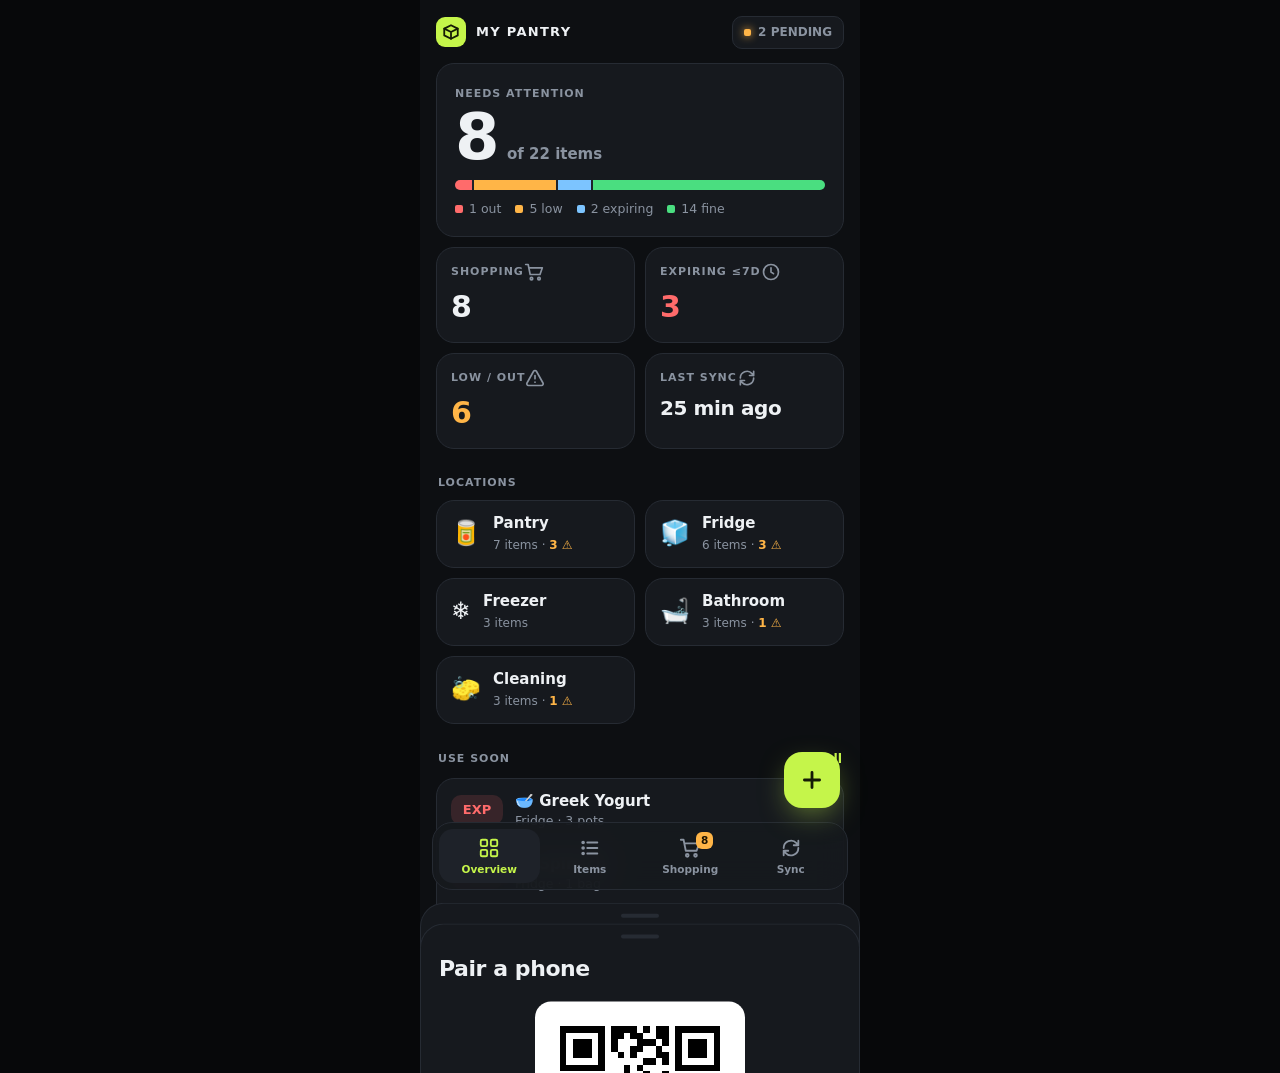
<file: ui-samples/c-dashboard.html>
<!doctype html>
<html lang="en">
<head>
<meta charset="utf-8">
<meta name="viewport" content="width=device-width, initial-scale=1, viewport-fit=cover">
<meta name="theme-color" content="#0D0F12">
<meta name="color-scheme" content="dark">
<title>My Pantry · Sample C · Dashboard</title>
<style>
  :root {
    --bg: #0D0F12; --panel: #16191E; --panel2: #1E2229; --ink: #EEF1F4; --muted: #8A93A0; --line: #262B33;
    --accent: #C5F54A; --accent-ink: #151B06; --ok: #4ADE80; --low: #FFB547; --out: #FF6B6B; --info: #7CC4FF;
    --font: "Inter", "Segoe UI Variable", "Segoe UI", system-ui, -apple-system, Roboto, sans-serif;
  }
  * { box-sizing: border-box; }
  html, body { margin: 0; }
  body { background: #07080A; color: var(--ink); font: 15px/1.4 var(--font); -webkit-tap-highlight-color: transparent; font-variant-numeric: tabular-nums; }
  button, input, select { font: inherit; color: inherit; }
  button { cursor: pointer; border: 0; background: none; padding: 0; text-align: inherit; }
  [hidden] { display: none !important; }
  .ic { width: 20px; height: 20px; flex: none; }

  .app { max-width: 440px; margin: 0 auto; min-height: 100dvh; background: var(--bg); padding: 0 16px calc(104px + env(safe-area-inset-bottom)); }

  .bar-top { display: flex; justify-content: space-between; align-items: center; padding: calc(16px + env(safe-area-inset-top)) 0 14px; }
  .brand { display: flex; align-items: center; gap: 10px; font-weight: 800; letter-spacing: .1em; font-size: 13px; text-transform: uppercase; }
  .logo { width: 30px; height: 30px; border-radius: 9px; background: var(--accent); color: var(--accent-ink); display: grid; place-items: center; }
  .logo .ic { width: 18px; height: 18px; stroke-width: 2.4; }
  .h { font-size: 28px; font-weight: 800; letter-spacing: -.02em; margin: 0; }
  .sync-chip { display: inline-flex; align-items: center; gap: 7px; padding: 7px 11px; border-radius: 10px; background: var(--panel); border: 1px solid var(--line); font-size: 12px; font-weight: 700; color: var(--muted); }
  .sync-chip i { width: 7px; height: 7px; border-radius: 2px; background: var(--ok); box-shadow: 0 0 8px var(--ok); }
  .sync-chip.pending i { background: var(--low); box-shadow: 0 0 8px var(--low); }
  .sync-chip.busy i { background: var(--accent); animation: blink .7s infinite alternate; }
  @keyframes blink { to { opacity: .2; } }

  .panel { background: var(--panel); border: 1px solid var(--line); border-radius: 18px; }
  .label { font-size: 11px; font-weight: 800; color: var(--muted); text-transform: uppercase; letter-spacing: .09em; }
  .sec { display: flex; justify-content: space-between; align-items: center; margin: 26px 2px 10px; }
  .sec .more { font-size: 12.5px; font-weight: 700; color: var(--accent); }

  /* overview */
  .hero { padding: 18px; }
  .hero-num { display: flex; align-items: baseline; gap: 10px; margin: 6px 0 14px; }
  .hero-num b { font-size: 64px; font-weight: 800; line-height: .9; letter-spacing: -.04em; }
  .hero-num span { color: var(--muted); font-weight: 600; }
  .stack { display: flex; height: 10px; border-radius: 5px; overflow: hidden; gap: 2px; background: var(--panel2); }
  .stack i { display: block; height: 100%; }
  .legend { display: flex; flex-wrap: wrap; gap: 6px 14px; margin-top: 10px; font-size: 12.5px; color: var(--muted); }
  .legend span::before { content: ""; display: inline-block; width: 8px; height: 8px; border-radius: 2px; margin-right: 6px; background: var(--c); }
  .tiles { display: grid; grid-template-columns: 1fr 1fr; gap: 10px; margin-top: 10px; }
  .tile { padding: 14px; display: flex; flex-direction: column; gap: 10px; min-height: 96px; }
  .tile b { font-size: 30px; font-weight: 800; line-height: 1; letter-spacing: -.02em; }
  .tile .ic { color: var(--muted); }
  .tile-top { display: flex; justify-content: space-between; align-items: center; }
  .locs { display: grid; grid-template-columns: 1fr 1fr; gap: 10px; }
  .loc { padding: 12px 14px; display: flex; align-items: center; gap: 12px; }
  .loc .e { font-size: 24px; }
  .loc b { display: block; font-weight: 700; }
  .loc small { color: var(--muted); font-size: 12px; }
  .loc small em { font-style: normal; color: var(--low); font-weight: 700; }
  .timeline .r { display: flex; align-items: center; gap: 12px; padding: 12px 14px; width: 100%; }
  .timeline .r + .r { border-top: 1px solid var(--line); }
  .days { width: 52px; flex: none; text-align: center; padding: 6px 0; border-radius: 10px; font-weight: 800; font-size: 13px; }
  .days.hot { background: rgba(255,107,107,.14); color: var(--out); }
  .days.warm { background: rgba(255,181,71,.14); color: var(--low); }
  .grow { flex: 1; min-width: 0; display: flex; flex-direction: column; }
  .grow small { color: var(--muted); font-size: 12.5px; }

  /* items */
  .search { display: flex; align-items: center; gap: 8px; height: 46px; padding: 0 14px; border-radius: 14px; background: var(--panel); border: 1px solid var(--line); color: var(--muted); }
  .search input { flex: 1; min-width: 0; border: 0; outline: 0; background: none; font-size: 16px; color: var(--ink); }
  .pills { display: flex; gap: 6px; overflow-x: auto; margin: 12px -16px 12px; padding: 0 16px; scrollbar-width: none; }
  .pills::-webkit-scrollbar { display: none; }
  .pills button { flex: none; padding: 8px 13px; border-radius: 10px; background: var(--panel); border: 1px solid var(--line); font-size: 13px; font-weight: 700; color: var(--muted); white-space: nowrap; }
  .pills button.on { background: var(--accent); border-color: var(--accent); color: var(--accent-ink); }
  .pills hr { flex: none; width: 1px; border: 0; background: var(--line); margin: 4px 2px; }
  .count { font-size: 12.5px; color: var(--muted); margin: 0 2px 8px; }
  .irow { display: flex; align-items: center; gap: 12px; padding: 12px; cursor: pointer; }
  .irow + .irow { border-top: 1px solid var(--line); }
  .irow .e { width: 42px; height: 42px; border-radius: 12px; background: var(--panel2); display: grid; place-items: center; font-size: 22px; flex: none; }
  .irow .top { display: flex; justify-content: space-between; gap: 8px; }
  .irow .top b { font-weight: 700; white-space: nowrap; overflow: hidden; text-overflow: ellipsis; }
  .irow .top span { font-weight: 800; font-size: 13.5px; white-space: nowrap; }
  .meter { height: 6px; border-radius: 3px; background: var(--panel2); overflow: hidden; margin: 7px 0 5px; }
  .meter i { display: block; height: 100%; border-radius: 3px; background: var(--ok); transition: width .3s; }
  .irow.low .meter i { background: var(--low); } .irow.out .meter i { background: var(--out); }
  .irow .sub { font-size: 12px; color: var(--muted); }
  .irow .sub.warn { color: var(--low); } .irow .sub.hot { color: var(--out); }
  .qb { display: flex; gap: 6px; flex: none; }
  .qb button { width: 38px; height: 38px; border-radius: 11px; background: var(--panel2); border: 1px solid var(--line); display: grid; place-items: center; }
  .qb button:last-child { background: var(--accent); border-color: var(--accent); color: var(--accent-ink); }
  .qb button:active { transform: scale(.92); }
  .qb .ic { width: 18px; height: 18px; stroke-width: 2.5; }
  .empty { padding: 36px 16px; text-align: center; color: var(--muted); }

  /* shopping */
  .progress { padding: 16px; }
  .progress .pnum { display: flex; align-items: baseline; gap: 8px; margin: 6px 0 10px; }
  .progress .pnum b { font-size: 34px; font-weight: 800; line-height: 1; }
  .progress .pnum span { color: var(--muted); font-weight: 600; }
  .pbar { height: 8px; border-radius: 4px; background: var(--panel2); overflow: hidden; }
  .pbar i { display: block; height: 100%; background: var(--accent); transition: width .3s; }
  .add-extra { display: flex; gap: 8px; margin-top: 10px; }
  .input { height: 46px; border-radius: 13px; border: 1px solid var(--line); background: var(--panel); padding: 0 14px; font-size: 16px; width: 100%; min-width: 0; color: var(--ink); outline-color: var(--accent); }
  .sheet .input { background: var(--panel2); }
  .srow { display: flex; align-items: center; gap: 12px; padding: 12px 14px; width: 100%; }
  .srow + .srow { border-top: 1px solid var(--line); }
  .box { width: 24px; height: 24px; border-radius: 7px; border: 2px solid var(--muted); display: grid; place-items: center; flex: none; color: var(--accent-ink); }
  .done .box { background: var(--accent); border-color: var(--accent); }
  .done b { color: var(--muted); text-decoration: line-through; }
  .box .ic { width: 15px; height: 15px; stroke-width: 3.2; }
  .kind { font-size: 10.5px; font-weight: 800; letter-spacing: .06em; text-transform: uppercase; padding: 3px 7px; border-radius: 6px; background: var(--panel2); color: var(--muted); }
  .kind.auto { color: var(--low); background: rgba(255,181,71,.12); }
  .dock { position: sticky; bottom: calc(84px + env(safe-area-inset-bottom)); margin-top: 18px; }
  .btn { width: 100%; height: 52px; border-radius: 15px; background: var(--accent); color: var(--accent-ink); font-weight: 800; font-size: 15.5px; text-align: center; }
  .btn.dim { background: var(--panel2); color: var(--ink); border: 1px solid var(--line); }
  .btn.sq { width: 46px; height: 46px; flex: none; display: grid; place-items: center; border-radius: 13px; }
  .btn:disabled { background: var(--panel2); color: var(--muted); cursor: default; }

  /* sync */
  .topo { padding: 22px 16px 18px; }
  .nodes { display: flex; align-items: center; justify-content: space-between; gap: 8px; }
  .node { width: 108px; text-align: center; }
  .node .dev { width: 58px; height: 58px; margin: 0 auto 8px; border-radius: 17px; background: var(--panel2); border: 1px solid var(--line); display: grid; place-items: center; }
  .node .dev .ic { width: 28px; height: 28px; color: var(--muted); }
  .node.main .dev { border-color: var(--accent); box-shadow: 0 0 0 4px rgba(197,245,74,.1); }
  .node.main .dev .ic { color: var(--accent); }
  .node b { display: block; font-size: 13.5px; }
  .node small { color: var(--muted); font-size: 11.5px; }
  .node .role { display: inline-block; margin-bottom: 6px; font-size: 10px; font-weight: 800; letter-spacing: .08em; padding: 2px 6px; border-radius: 5px; background: var(--accent); color: var(--accent-ink); }
  .node .role.m { background: var(--panel2); color: var(--muted); }
  .link { flex: 1; height: 2px; margin-bottom: 34px; position: relative; background: repeating-linear-gradient(90deg, var(--line) 0 5px, transparent 5px 10px); }
  .link i { display: none; position: absolute; top: -2px; width: 14px; height: 6px; border-radius: 3px; background: var(--accent); box-shadow: 0 0 10px var(--accent); animation: flow 1s linear infinite; }
  .busy .link i { display: block; }
  .link i:nth-child(2) { animation-delay: .33s; } .link i:nth-child(3) { animation-delay: .66s; }
  @keyframes flow { from { left: 0; opacity: 0; } 20%, 80% { opacity: 1; } to { left: calc(100% - 14px); opacity: 0; } }
  .kpis { display: grid; grid-template-columns: repeat(3, 1fr); margin-top: 18px; border-top: 1px solid var(--line); padding-top: 14px; text-align: center; }
  .kpis div + div { border-left: 1px solid var(--line); }
  .kpis b { display: block; font-size: 20px; font-weight: 800; }
  .kpis small { color: var(--muted); font-size: 11.5px; }
  .lrow { display: flex; align-items: center; gap: 12px; padding: 14px; width: 100%; }
  .lrow + .lrow { border-top: 1px solid var(--line); }
  .lrow .ic.lead { color: var(--muted); }
  .lrow .chev { color: var(--muted); width: 16px; height: 16px; }
  .note { color: var(--muted); font-size: 12.5px; margin: 12px 2px 0; }

  /* nav */
  .nav { position: fixed; bottom: 0; left: 50%; transform: translateX(-50%); width: 100%; max-width: 440px; padding: 0 12px calc(10px + env(safe-area-inset-bottom)); z-index: 10; }
  .nav-in { display: grid; grid-template-columns: repeat(4, 1fr); background: rgba(22,25,30,.92); backdrop-filter: blur(16px); -webkit-backdrop-filter: blur(16px); border: 1px solid var(--line); border-radius: 20px; padding: 6px; }
  .nav button { position: relative; display: flex; flex-direction: column; align-items: center; gap: 3px; padding: 8px 0 6px; border-radius: 14px; font-size: 10.5px; font-weight: 700; color: var(--muted); }
  .nav button.active { background: var(--panel2); color: var(--accent); }
  .nav .ic { width: 22px; height: 22px; }
  .badge { position: absolute; top: 3px; left: calc(50% + 6px); min-width: 17px; height: 17px; padding: 0 4px; border-radius: 6px; background: var(--low); color: #1d1300; font-size: 10.5px; font-weight: 800; line-height: 17px; text-align: center; }
  .fab { position: fixed; right: max(20px, calc(50% - 200px)); bottom: calc(92px + env(safe-area-inset-bottom)); width: 56px; height: 56px; border-radius: 18px; background: var(--accent); color: var(--accent-ink); display: grid; place-items: center; box-shadow: 0 10px 30px -8px rgba(197,245,74,.55); z-index: 11; }
  .fab .ic { width: 26px; height: 26px; stroke-width: 2.6; }

  /* sheets */
  .scrim { position: fixed; inset: 0; background: rgba(0,0,0,.6); opacity: 0; pointer-events: none; transition: opacity .25s; z-index: 20; }
  .scrim.open { opacity: 1; pointer-events: auto; }
  .sheet { position: fixed; left: 50%; bottom: 0; width: 100%; max-width: 440px; max-height: 90dvh; overflow-y: auto; transform: translate(-50%, 105%); transition: transform .32s cubic-bezier(.2,.8,.2,1); background: var(--panel); border: 1px solid var(--line); border-bottom: 0; border-radius: 24px 24px 0 0; padding: 10px 18px calc(22px + env(safe-area-inset-bottom)); z-index: 21; }
  .sheet.open { transform: translate(-50%, 0); }
  .grab { width: 38px; height: 4px; border-radius: 2px; background: var(--line); margin: 0 auto 16px; }
  .sh-head { display: flex; align-items: center; gap: 14px; }
  .sh-head .e { width: 64px; height: 64px; border-radius: 18px; background: var(--panel2); display: grid; place-items: center; font-size: 36px; flex: none; }
  .sh-head h2 { margin: 0; font-size: 22px; font-weight: 800; }
  .sh-head p { margin: 2px 0 0; color: var(--muted); font-size: 13px; }
  .gauge { margin: 18px 0; padding: 16px; border-radius: 16px; background: var(--panel2); }
  .gauge-row { display: flex; align-items: center; justify-content: space-between; }
  .gauge-row b { font-size: 40px; font-weight: 800; line-height: 1; letter-spacing: -.03em; }
  .gauge-row b small { font-size: 15px; color: var(--muted); font-weight: 700; letter-spacing: 0; margin-left: 4px; }
  .gauge .qb button { width: 48px; height: 48px; border-radius: 14px; }
  .gauge .meter { height: 8px; margin: 14px 0 6px; background: var(--bg); }
  .gauge .scale { display: flex; justify-content: space-between; font-size: 11.5px; color: var(--muted); }
  .kv { display: grid; grid-template-columns: 1fr 1fr; gap: 1px; background: var(--line); border-radius: 14px; overflow: hidden; margin-bottom: 16px; }
  .kv div { background: var(--panel); padding: 11px 12px; }
  .kv dt { font-size: 10.5px; font-weight: 800; letter-spacing: .08em; text-transform: uppercase; color: var(--muted); }
  .kv dd { margin: 3px 0 0; font-weight: 700; font-size: 14px; }
  .two { display: grid; grid-template-columns: 1fr 1fr; gap: 10px; }
  .field { display: flex; flex-direction: column; gap: 6px; margin-bottom: 12px; min-width: 0; }
  .field > span { font-size: 10.5px; font-weight: 800; letter-spacing: .08em; text-transform: uppercase; color: var(--muted); }
  .emojis { display: flex; gap: 6px; overflow-x: auto; scrollbar-width: none; }
  .emojis button { flex: none; width: 42px; height: 42px; border-radius: 11px; background: var(--panel2); font-size: 21px; text-align: center; border: 1px solid transparent; }
  .emojis button.on { border-color: var(--accent); background: rgba(197,245,74,.12); }
  .qr { width: 210px; margin: 16px auto 10px; padding: 12px; border-radius: 16px; background: #fff; color: #000; }
  .code { text-align: center; font-size: 30px; font-weight: 800; letter-spacing: .16em; color: var(--accent); margin: 4px 0; }
  .center { text-align: center; color: var(--muted); font-size: 13.5px; margin: 0 0 16px; }

  .toast { position: fixed; left: 50%; bottom: calc(160px + env(safe-area-inset-bottom)); transform: translate(-50%, 16px); background: var(--accent); color: var(--accent-ink); padding: 10px 16px; border-radius: 12px; font-weight: 800; font-size: 14px; opacity: 0; transition: .25s; z-index: 30; pointer-events: none; white-space: nowrap; }
  .toast.show { opacity: 1; transform: translate(-50%, 0); }
</style>
</head>
<body>
<div class="app">
  <section class="screen" id="overview"></section>

  <section class="screen" id="items" hidden>
    <div class="bar-top"><h1 class="h">Items</h1><span class="sync-slot"></span></div>
    <label class="search"><i data-icon="search"></i><input id="q" type="search" placeholder="Search items" autocomplete="off"></label>
    <div class="pills" id="pills"></div>
    <p class="count" id="count"></p>
    <div class="panel" id="rows"></div>
  </section>

  <section class="screen" id="shopping" hidden>
    <div class="bar-top"><h1 class="h">Shopping</h1><span class="sync-slot"></span></div>
    <div class="panel progress" id="progress"></div>
    <form id="extra-form" class="add-extra"><input class="input" id="extra" placeholder="Add an extra…" autocomplete="off"><button class="btn sq" aria-label="Add"><i data-icon="plus"></i></button></form>
    <div id="shop-list"></div>
    <div class="dock"><button class="btn" id="restock"></button></div>
  </section>

  <section class="screen" id="sync" hidden>
    <div class="bar-top"><h1 class="h">Sync</h1></div>
    <div id="sync-body"></div>
  </section>
</div>

<button class="fab" data-add aria-label="Add item"><i data-icon="plus"></i></button>

<nav class="nav"><div class="nav-in">
  <button data-go="overview" class="active"><i data-icon="grid"></i>Overview</button>
  <button data-go="items"><i data-icon="list"></i>Items</button>
  <button data-go="shopping"><i data-icon="cart"></i>Shopping<b class="badge" id="shop-badge"></b></button>
  <button data-go="sync"><i data-icon="sync"></i>Sync</button>
</div></nav>

<div class="scrim" id="scrim"></div>

<div class="sheet" data-sheet="detail"><div class="grab"></div><div id="detail"></div></div>

<div class="sheet" data-sheet="add">
  <div class="grab"></div>
  <h2 class="h" style="font-size:22px;margin-bottom:14px">New item</h2>
  <form id="add-form">
    <label class="field"><span>Name</span><input class="input" name="name" placeholder="e.g. Chickpeas" required autocomplete="off"></label>
    <div class="field"><span>Icon</span><div class="emojis" id="emojis"></div></div>
    <div class="two">
      <label class="field"><span>Location</span><select class="input" name="location" id="loc-select"></select></label>
      <label class="field"><span>Expires</span><input class="input" name="expiry" type="date"></label>
    </div>
    <div class="two">
      <label class="field"><span>Quantity</span><input class="input" name="qty" type="number" min="0" step="any" value="1" inputmode="decimal"></label>
      <label class="field"><span>Unit</span><select class="input" name="unit" id="unit-select"></select></label>
    </div>
    <label class="field"><span>Alert when below</span><input class="input" name="min" type="number" min="0" step="any" value="1" inputmode="decimal"></label>
    <div class="two" style="margin-top:6px"><button type="button" class="btn dim" data-close>Cancel</button><button class="btn">Add item</button></div>
  </form>
</div>

<div class="sheet" data-sheet="pair">
  <div class="grab"></div>
  <h2 class="h" style="font-size:22px">Pair a phone</h2>
  <div class="qr" id="qr"></div>
  <div class="code" id="code"></div>
  <p class="center">On the other phone: My Pantry → <b>Join a pantry</b> → scan or type the code. It downloads a full copy, then stays in step.</p>
  <button class="btn dim" data-close>Done</button>
</div>

<div class="toast" id="toast"></div>

<script src="shared/pantry-core.js"></script>
<script>
  const P = window.Pantry;
  const $ = (s) => document.querySelector(s);
  const state = { tab: 'overview', loc: 'all', filter: null, q: '', open: null, emoji: P.emojis[0] };

  function syncChip() {
    const s = P.sync;
    const cls = s.syncing ? 'busy' : s.pending ? 'pending' : '';
    const text = s.syncing ? 'SYNCING' : s.pending ? `${s.pending} PENDING` : 'IN SYNC';
    return `<button class="sync-chip ${cls}" data-go="sync"><i></i>${text}</button>`;
  }

  function renderOverview() {
    const s = P.stats();
    const soon = P.items.filter(P.expiring).sort((a, b) => P.daysLeft(a) - P.daysLeft(b));
    const ok = s.total - s.out - s.low - s.expiringOnly;
    const seg = (n, c) => (n ? `<i style="flex:${n};background:${c}"></i>` : '');
    $('#overview').innerHTML = `
      <div class="bar-top">
        <span class="brand"><span class="logo">${P.icon('box')}</span>My Pantry</span>
        ${syncChip()}
      </div>
      <div class="panel hero">
        <span class="label">Needs attention</span>
        <div class="hero-num"><b>${s.attention}</b><span>of ${s.total} items</span></div>
        <div class="stack">${seg(s.out, 'var(--out)')}${seg(s.low, 'var(--low)')}${seg(s.expiringOnly, 'var(--info)')}${seg(ok, 'var(--ok)')}</div>
        <div class="legend">
          <span style="--c:var(--out)">${s.out} out</span>
          <span style="--c:var(--low)">${s.low} low</span>
          <span style="--c:var(--info)">${s.expiringOnly} expiring</span>
          <span style="--c:var(--ok)">${ok} fine</span>
        </div>
      </div>
      <div class="tiles">
        <button class="panel tile" data-go="shopping"><span class="tile-top"><span class="label">Shopping</span>${P.icon('cart')}</span><b>${s.shopping}</b></button>
        <button class="panel tile" data-go="items" data-filter="soon"><span class="tile-top"><span class="label">Expiring ≤7d</span>${P.icon('clock')}</span><b style="color:var(--out)">${s.expiring}</b></button>
        <button class="panel tile" data-go="items" data-filter="low"><span class="tile-top"><span class="label">Low / out</span>${P.icon('alert')}</span><b style="color:var(--low)">${s.low + s.out}</b></button>
        <button class="panel tile" data-go="sync"><span class="tile-top"><span class="label">Last sync</span>${P.icon('sync')}</span><b style="font-size:20px">${P.sync.syncing ? '…' : P.sync.lastSync}</b></button>
      </div>
      <div class="sec"><span class="label">Locations</span></div>
      <div class="locs">${P.locations.map((l) => {
        const inLoc = P.items.filter((i) => i.location === l.id);
        const warn = inLoc.filter((i) => P.status(i) !== 'ok' || P.expiring(i)).length;
        return `<button class="panel loc" data-go="items" data-filter="" data-loc-go="${l.id}"><span class="e">${l.icon}</span><span><b>${l.name}</b><small>${inLoc.length} items${warn ? ` · <em>${warn} ⚠</em>` : ''}</small></span></button>`;
      }).join('')}</div>
      <div class="sec"><span class="label">Use soon</span><button class="more" data-go="items" data-filter="soon">See all</button></div>
      <div class="panel timeline">${soon.map((i) => {
        const d = P.daysLeft(i);
        return `<button class="r" data-open="${i.id}"><span class="days ${d <= 1 ? 'hot' : 'warm'}">${d < 0 ? 'EXP' : d === 0 ? 'TODAY' : d + 'd'}</span><span class="grow"><b>${i.emoji} ${P.esc(i.name)}</b><small>${P.loc(i.location).name} · ${P.fmtQty(i)}</small></span></button>`;
      }).join('')}</div>`;
  }

  function renderItems() {
    const pill = (attr, on, label) => `<button ${attr} class="${on ? 'on' : ''}">${label}</button>`;
    $('#pills').innerHTML =
      pill('data-filter-set=""', !state.filter, 'All') +
      pill('data-filter-set="low"', state.filter === 'low', 'Low / out') +
      pill('data-filter-set="soon"', state.filter === 'soon', 'Expiring') + '<hr>' +
      pill('data-loc="all"', state.loc === 'all', 'Everywhere') +
      P.locations.map((l) => pill(`data-loc="${l.id}"`, state.loc === l.id, `${l.icon} ${l.name}`)).join('');

    const q = state.q.trim().toLowerCase();
    const list = P.items.filter((i) =>
      (state.loc === 'all' || i.location === state.loc) &&
      (!q || i.name.toLowerCase().includes(q) || i.category.toLowerCase().includes(q)) &&
      (state.filter !== 'low' || P.status(i) !== 'ok') &&
      (state.filter !== 'soon' || P.expiring(i)))
      .sort((a, b) => P.level(a) - P.level(b));
    $('#count').textContent = `${list.length} item${list.length === 1 ? '' : 's'} · lowest stock first`;
    $('#rows').innerHTML = list.map((i) => {
      const st = P.status(i);
      const d = P.daysLeft(i);
      const sub = st === 'out' ? ['hot', 'Out of stock'] : P.expiring(i) ? [d <= 1 ? 'hot' : 'warn', P.expiryLabel(i)]
        : st === 'low' ? ['warn', `Below ${P.fmtQty(i, i.min)}`] : ['', `${P.loc(i.location).name} · ${P.esc(i.category)}`];
      return `
        <div class="irow ${st}" data-open="${i.id}">
          <span class="e">${i.emoji}</span>
          <span class="grow">
            <span class="top"><b>${P.esc(i.name)}</b><span>${P.fmtQty(i)}</span></span>
            <span class="meter"><i style="width:${P.level(i) * 100}%"></i></span>
            <span class="sub ${sub[0]}">${sub[1]}</span>
          </span>
          <span class="qb">
            <button data-adj="-1" data-id="${i.id}" aria-label="Use one">${P.icon('minus')}</button>
            <button data-adj="1" data-id="${i.id}" aria-label="Add one">${P.icon('plus')}</button>
          </span>
        </div>`;
    }).join('') || '<p class="empty">No items match.</p>';
  }

  function renderShop() {
    const { auto, extras } = P.shoppingList();
    const all = [...auto, ...extras];
    const n = P.checkedCount();
    $('#progress').innerHTML = `
      <span class="label">In the basket</span>
      <div class="pnum"><b>${n}</b><span>of ${all.length} items</span></div>
      <div class="pbar"><i style="width:${all.length ? (n / all.length) * 100 : 0}%"></i></div>`;
    $('#shop-list').innerHTML = `
      <div class="sec"><span class="label">List</span><span class="label">${auto.length} auto · ${extras.length} extra</span></div>
      <div class="panel">${all.map((e) => `
        <button class="srow ${e.checked ? 'done' : ''}" data-toggle="${e.key}">
          <span class="box">${e.checked ? P.icon('check') : ''}</span>
          <span class="grow"><b>${e.emoji} ${P.esc(e.name)}</b><small>${P.esc(e.note || 'Extra')}</small></span>
          <span class="kind ${e.auto ? 'auto' : ''}">${e.auto ? 'Low' : 'Extra'}</span>
        </button>`).join('') || '<p class="empty">List is empty.</p>'}</div>`;
    const btn = $('#restock');
    btn.disabled = !n;
    btn.textContent = n ? `Restock ${n} → inventory` : 'Tick items as you shop';
    $('#shop-badge').textContent = all.length;
    $('#shop-badge').hidden = !all.length;
  }

  function renderSync() {
    const s = P.sync;
    const second = P.devices[1];
    $('#sync-body').innerHTML = `
      <div class="panel topo ${s.syncing ? 'busy' : ''}">
        <div class="nodes">
          <div class="node main"><span class="role">MAIN</span><div class="dev">${P.icon('phone')}</div><b>This phone</b><small>master copy</small></div>
          <div class="link"><i></i><i></i><i></i></div>
          <div class="node"><span class="role m">MEMBER</span><div class="dev">${P.icon('phone')}</div><b>Second Phone</b><small>seen ${second.lastSeen}</small></div>
        </div>
        <div class="kpis">
          <div><b style="color:${s.pending ? 'var(--low)' : 'var(--ok)'}">${s.pending}</b><small>changes waiting</small></div>
          <div><b>${s.syncing ? '…' : s.lastSync.replace(' ago', '')}</b><small>last sync</small></div>
          <div><b>${P.devices.length}</b><small>phones</small></div>
        </div>
      </div>
      <div style="margin-top:12px"><button class="btn" data-sync ${s.syncing ? 'disabled' : ''}>${s.syncing ? 'Syncing with Second Phone…' : 'Sync now'}</button></div>
      <p class="note">${s.pending && !s.syncing ? 'Second Phone gets these the next time both apps are open.' : 'Changes travel directly between your phones, encrypted.'}</p>
      <div class="sec"><span class="label">Manage</span></div>
      <div class="panel">
        <button class="lrow" data-pair>${P.icon('qr', 'lead')}<span class="grow"><b>Pair a new phone</b><small>Show a QR code</small></span>${P.icon('chevron', 'chev')}</button>
        <button class="lrow" data-toast="Backup file saved (sample)">${P.icon('download', 'lead')}<span class="grow"><b>Export backup</b><small>Last: 6 days ago</small></span>${P.icon('chevron', 'chev')}</button>
        <button class="lrow" data-toast="Opens a file picker (sample)">${P.icon('upload', 'lead')}<span class="grow"><b>Restore backup</b><small>Replace this phone's data</small></span>${P.icon('chevron', 'chev')}</button>
      </div>
      <div class="sec"><span class="label">Recent changes</span></div>
      <div class="panel">${P.activity.slice(0, 5).map((a) => `
        <div class="lrow">${P.icon('phone', 'lead')}<span class="grow"><b>${P.esc(a.text)}</b><small>${a.who} · ${a.ago}</small></span></div>`).join('')}</div>`;
  }

  function renderDetail() {
    const i = P.byId(state.open);
    const l = P.loc(i.location);
    const target = i.min * 2;
    $('#detail').innerHTML = `
      <div class="sh-head"><span class="e">${i.emoji}</span><div><h2>${P.esc(i.name)}</h2><p>${l.icon} ${l.name} · ${P.esc(i.category)}</p></div></div>
      <div class="gauge irow ${P.status(i)}" style="display:block;cursor:default">
        <div class="gauge-row">
          <b>${P.num(i.qty)}<small>${P.unitText(i.unit, i.qty)}</small></b>
          <span class="qb">
            <button data-adj="-1" data-id="${i.id}" aria-label="Use one">${P.icon('minus')}</button>
            <button data-adj="1" data-id="${i.id}" aria-label="Add one">${P.icon('plus')}</button>
          </span>
        </div>
        <div class="meter"><i style="width:${P.level(i) * 100}%"></i></div>
        <div class="scale"><span>0</span><span>alert &lt; ${P.num(i.min)}</span><span>full ${P.num(target)}</span></div>
      </div>
      <dl class="kv">
        <div><dt>Expires</dt><dd>${P.expiryLabel(i) || '—'}</dd></div>
        <div><dt>On list</dt><dd>${P.status(i) === 'ok' ? 'No' : 'Yes · ' + P.fmtQty(i, P.suggest(i))}</dd></div>
        <div><dt>Changed by</dt><dd>${i.changedBy}</dd></div>
        <div><dt>When</dt><dd>${i.changedAgo}</dd></div>
      </dl>
      <div class="two"><button class="btn dim" data-toast="Editing comes with the real app">Edit</button><button class="btn" data-close>Done</button></div>`;
  }

  function render() {
    renderOverview();
    renderItems();
    renderShop();
    renderSync();
    if (state.open) renderDetail();
    document.querySelectorAll('.sync-slot').forEach((el) => (el.innerHTML = syncChip()));
  }

  function go(tab, filter, loc) {
    state.tab = tab;
    if (filter !== undefined) { state.filter = filter; state.loc = loc || 'all'; }
    document.querySelectorAll('.screen').forEach((s) => (s.hidden = s.id !== tab));
    document.querySelectorAll('.nav button').forEach((b) => b.classList.toggle('active', b.dataset.go === tab));
    $('.fab').hidden = !(tab === 'overview' || tab === 'items');
    closeSheets();
    scrollTo(0, 0);
    render();
  }

  function openSheet(name) {
    document.querySelectorAll('.sheet').forEach((s) => s.classList.toggle('open', s.dataset.sheet === name));
    $('#scrim').classList.add('open');
  }
  function closeSheets() {
    document.querySelectorAll('.sheet').forEach((s) => s.classList.remove('open'));
    $('#scrim').classList.remove('open');
    state.open = null;
  }

  let toastTimer;
  function toast(msg) {
    const t = $('#toast');
    t.textContent = msg;
    t.classList.add('show');
    clearTimeout(toastTimer);
    toastTimer = setTimeout(() => t.classList.remove('show'), 2000);
  }

  function paintEmojis() {
    $('#emojis').innerHTML = P.emojis.map((e) => `<button type="button" data-emoji="${e}" class="${e === state.emoji ? 'on' : ''}">${e}</button>`).join('');
  }

  document.addEventListener('click', (e) => {
    const at = (sel) => e.target.closest(sel);
    let x;
    if ((x = at('[data-adj]'))) return P.adjust(+x.dataset.id, +x.dataset.adj);
    if ((x = at('[data-go]'))) return go(x.dataset.go, 'filter' in x.dataset ? x.dataset.filter || null : undefined, x.dataset.locGo);
    if ((x = at('[data-open]'))) { state.open = +x.dataset.open; renderDetail(); return openSheet('detail'); }
    if ((x = at('[data-loc]'))) { state.loc = x.dataset.loc; return renderItems(); }
    if ((x = at('[data-filter-set]'))) { state.filter = x.dataset.filterSet || null; return renderItems(); }
    if ((x = at('[data-toggle]'))) return P.toggleShop(x.dataset.toggle);
    if ((x = at('[data-emoji]'))) { state.emoji = x.dataset.emoji; return paintEmojis(); }
    if (at('[data-sync]')) return P.syncNow();
    if (at('[data-pair]')) return openSheet('pair');
    if (at('[data-add]')) return openSheet('add');
    if (at('[data-close]') || e.target.id === 'scrim') return closeSheets();
    if (at('#restock')) { const n = P.restock(); return toast(`${n} restocked`); }
    if ((x = at('[data-toast]'))) return toast(x.dataset.toast);
  });

  $('#q').addEventListener('input', (e) => { state.q = e.target.value; renderItems(); });

  $('#extra-form').addEventListener('submit', (e) => {
    e.preventDefault();
    const v = $('#extra').value.trim();
    if (!v) return;
    P.addExtra(v);
    $('#extra').value = '';
  });

  $('#add-form').addEventListener('submit', (e) => {
    e.preventDefault();
    const f = new FormData(e.target);
    const exp = f.get('expiry');
    const item = P.addItem({
      name: f.get('name').trim(), emoji: state.emoji, location: f.get('location'),
      qty: f.get('qty'), unit: f.get('unit'), min: f.get('min'),
      expiry: exp ? new Date(exp + 'T00:00') : null,
    });
    e.target.reset();
    go('items', null, item.location);
    toast(`${item.name} added`);
  });

  $('#loc-select').innerHTML = P.locations.map((l) => `<option value="${l.id}">${l.name}</option>`).join('');
  $('#unit-select').innerHTML = P.units.map((u) => `<option>${u}</option>`).join('');
  $('#qr').innerHTML = P.fakeQR();
  $('#code').textContent = P.pairCode;
  paintEmojis();
  P.on(render);
  render();
</script>
</body>
</html>
</file>
<file: css/app.css>
/* =====================================================================
   My Pantry: styles
   Palette "basil & tomato": a basil green brand, tomato red as its complement
   (used for out-of-stock and delete), honey for low stock, and a soft tint per location.
   ===================================================================== */

@font-face { font-family: "Figtree"; src: url("../fonts/figtree.woff2") format("woff2"); font-weight: 300 900; font-display: swap; }
@font-face { font-family: "Bricolage"; src: url("../fonts/bricolage.woff2") format("woff2"); font-weight: 200 800; font-stretch: 75% 100%; font-display: swap; }

:root {
  --bg: #F3F5EF; --surface: #FFFFFF; --surface-2: #EBF0E8; --surface-3: #DCE4D9;
  --ink: #15201A; --ink-2: #56665C; --ink-3: #8D9C92; --line: rgba(21,32,26,.08);
  --brand: #2E7D57; --brand-2: #1F5E41; --brand-soft: #DCEFE3; --on-brand: #FFFFFF;
  --tomato: #D14E35; --tomato-soft: #FBE3DC; --honey: #AD7406; --honey-soft: #FBEFCF;
  --hero-1: #2F8A5F; --hero-2: #17503A;
  --t0: #F7EBD3; --t1: #DCEEF5; --t2: #E3E6FA; --t3: #F1E4F5; --t4: #DAF2E6; --t5: #F8E1DA; --t-other: #ECEEE8;
  --snack-act: #9BE3BC;
  --scrim: rgba(12,20,16,.42);
  --shadow-1: 0 1px 2px rgba(21,32,26,.06), 0 1px 1px rgba(21,32,26,.03);
  --shadow-2: 0 18px 40px -18px rgba(21,32,26,.38);
  --ui: "Figtree", system-ui, -apple-system, Roboto, "Segoe UI", sans-serif;
  --display: "Bricolage", "Figtree", system-ui, sans-serif;
  --ease: cubic-bezier(.2,.8,.2,1);
  --spring: cubic-bezier(.34,1.45,.64,1);
  color-scheme: light;
}
@media (prefers-color-scheme: dark) {
  :root:not([data-theme="light"]) {
    --bg: #0C1310; --surface: #151D19; --surface-2: #1D2822; --surface-3: #27342D;
    --ink: #E8EFEA; --ink-2: #A0B2A7; --ink-3: #67796E; --line: rgba(232,239,234,.07);
    --brand: #5CC792; --brand-2: #8BDDB2; --brand-soft: rgba(92,199,146,.15); --on-brand: #06200F;
    --tomato: #FF8466; --tomato-soft: rgba(255,132,102,.14); --honey: #F3BA45; --honey-soft: rgba(243,186,69,.14);
    --hero-1: #237251; --hero-2: #0F3526;
    --t0: rgba(247,205,130,.14); --t1: rgba(130,200,235,.14); --t2: rgba(160,170,250,.15); --t3: rgba(215,160,235,.14); --t4: rgba(120,220,170,.14); --t5: rgba(255,150,125,.14); --t-other: rgba(255,255,255,.06);
    --snack-act: #1F6B49;
    --scrim: rgba(0,0,0,.62);
    --shadow-1: 0 1px 0 rgba(255,255,255,.03) inset;
    --shadow-2: 0 18px 40px -16px rgba(0,0,0,.7);
    color-scheme: dark;
  }
}
:root[data-theme="dark"] {
  --bg: #0C1310; --surface: #151D19; --surface-2: #1D2822; --surface-3: #27342D;
  --ink: #E8EFEA; --ink-2: #A0B2A7; --ink-3: #67796E; --line: rgba(232,239,234,.07);
  --brand: #5CC792; --brand-2: #8BDDB2; --brand-soft: rgba(92,199,146,.15); --on-brand: #06200F;
  --tomato: #FF8466; --tomato-soft: rgba(255,132,102,.14); --honey: #F3BA45; --honey-soft: rgba(243,186,69,.14);
  --hero-1: #237251; --hero-2: #0F3526;
  --t0: rgba(247,205,130,.14); --t1: rgba(130,200,235,.14); --t2: rgba(160,170,250,.15); --t3: rgba(215,160,235,.14); --t4: rgba(120,220,170,.14); --t5: rgba(255,150,125,.14); --t-other: rgba(255,255,255,.06);
  --snack-act: #1F6B49;
  --scrim: rgba(0,0,0,.62);
  --shadow-1: 0 1px 0 rgba(255,255,255,.03) inset;
  --shadow-2: 0 18px 40px -16px rgba(0,0,0,.7);
  color-scheme: dark;
}

/* ---------- base: behave like an app, not a page ---------- */
*, *::before, *::after { box-sizing: border-box; }
html { background: var(--bg); overscroll-behavior: none; -webkit-text-size-adjust: 100%; }
body {
  margin: 0; min-height: 100dvh; background: var(--bg); color: var(--ink);
  font: 400 15.5px/1.4 var(--ui); -webkit-font-smoothing: antialiased;
  overscroll-behavior: none; -webkit-tap-highlight-color: transparent;
  -webkit-user-select: none; user-select: none; -webkit-touch-callout: none; touch-action: manipulation;
}
input, textarea { -webkit-user-select: text; user-select: text; }
button, input, select, textarea { font: inherit; color: inherit; }
button { border: 0; background: none; padding: 0; margin: 0; cursor: pointer; text-align: inherit; }
button:disabled { cursor: default; }
:focus { outline: none; }
:focus-visible { outline: 2px solid var(--brand); outline-offset: 2px; }
[hidden] { display: none !important; }
.ic { width: 22px; height: 22px; flex: none; }
.tnum { font-variant-numeric: tabular-nums; }
.press { position: relative; overflow: hidden; transition: transform .14s var(--ease), background-color .2s; }
.press:active { transform: scale(.97); }
.rip { position: absolute; border-radius: 50%; background: currentColor; opacity: .16; transform: scale(0); pointer-events: none; animation: ripple .6s var(--ease) forwards; }
@keyframes ripple { to { transform: scale(1); opacity: 0; } }

/* ---------- launch ---------- */
.boot { position: fixed; inset: 0; z-index: 100; display: grid; place-items: center; background: var(--bg); transition: opacity .4s var(--ease), visibility 0s .4s; }
.boot img { width: 88px; height: 88px; border-radius: 26px; box-shadow: var(--shadow-2); animation: bootPop .6s var(--spring) both; }
.boot.gone { opacity: 0; visibility: hidden; }
@keyframes bootPop { from { transform: scale(.6); opacity: 0; } }

/* ---------- frame ---------- */
.app { max-width: 520px; margin: 0 auto; padding: calc(60px + env(safe-area-inset-top)) 16px calc(120px + env(safe-area-inset-bottom)); }
.appbar { position: fixed; top: 0; left: 0; right: 0; z-index: 30; padding-top: env(safe-area-inset-top); background: color-mix(in srgb, var(--bg) 84%, transparent); backdrop-filter: saturate(170%) blur(18px); -webkit-backdrop-filter: saturate(170%) blur(18px); border-bottom: 1px solid transparent; transition: border-color .25s, box-shadow .25s; }
.appbar.scrolled { border-bottom-color: var(--line); }
.appbar-in { max-width: 520px; margin: 0 auto; height: 60px; display: flex; align-items: center; gap: 8px; padding: 0 10px 0 20px; }
.appbar-title { flex: 1; min-width: 0; font: 700 19px/1 var(--display); letter-spacing: -.015em; white-space: nowrap; overflow: hidden; text-overflow: ellipsis; opacity: 0; transform: translateY(8px); transition: opacity .2s, transform .3s var(--ease); }
.appbar.scrolled .appbar-title { opacity: 1; transform: none; }
.icon-btn { width: 44px; height: 44px; border-radius: 50%; display: grid; place-items: center; color: var(--ink-2); position: relative; overflow: hidden; flex: none; }
.icon-btn .ic { width: 24px; height: 24px; }
.sdot { position: absolute; top: 10px; right: 10px; width: 10px; height: 10px; border-radius: 50%; background: var(--brand); box-shadow: 0 0 0 2.5px var(--bg); transition: background .3s; }
.sdot.pending { background: var(--honey); }
.sdot.bad { background: var(--tomato); }
.welcome-mode .appbar, .welcome-mode .nav, .welcome-mode .fab { display: none; }

.screen.in { animation: screenIn .34s var(--ease) both; }
@keyframes screenIn { from { opacity: 0; transform: translateY(14px); } }
.big-head { padding: 4px 4px 16px; }
.eyebrow { margin: 0 0 4px; font-size: 13.5px; font-weight: 650; color: var(--ink-3); }
.title { margin: 0; font: 760 36px/1.02 var(--display); font-stretch: 94%; letter-spacing: -.028em; text-wrap: balance; }

/* ---------- hero summary ---------- */
.hero { position: relative; overflow: hidden; isolation: isolate; border-radius: 28px; padding: 18px 18px 16px; color: #fff;
  background: radial-gradient(130% 90% at 100% 0%, rgba(255,255,255,.18), transparent 55%), linear-gradient(155deg, var(--hero-1), var(--hero-2));
  box-shadow: var(--shadow-2); }
.hero::before, .hero::after { content: ""; position: absolute; z-index: -1; border-radius: 50%; background: rgba(255,255,255,.07); }
.hero::before { width: 190px; height: 190px; right: -50px; bottom: -80px; }
.hero::after { width: 90px; height: 90px; right: 70px; top: -40px; }
.hero-top { display: flex; justify-content: space-between; gap: 12px; font-size: 13px; font-weight: 650; }
.hero-top span:first-child { opacity: .82; }
.hero-top span:last-child { opacity: .7; }
.hero-num { display: block; margin: 4px 0 0; font: 760 42px/1.05 var(--display); letter-spacing: -.035em; font-variant-numeric: tabular-nums; overflow: hidden; }
.hero-num > span { display: inline-block; }
.hero-note { margin: 2px 0 0; font-size: 13px; opacity: .78; }
.hero-stats { display: grid; grid-template-columns: repeat(3, 1fr); gap: 8px; margin-top: 16px; }
.hstat { display: flex; flex-direction: column; gap: 1px; padding: 10px 12px; border-radius: 16px; background: rgba(255,255,255,.14); color: #fff; min-width: 0; }
.hstat b { font: 720 20px/1.15 var(--display); letter-spacing: -.02em; font-variant-numeric: tabular-nums; white-space: nowrap; overflow: hidden; text-overflow: ellipsis; }
.hstat b > span { display: inline-block; }
.hstat small { font-size: 12px; font-weight: 650; opacity: .86; white-space: nowrap; }
.hstat.on { background: #fff; color: var(--hero-2); }
.progress { height: 8px; border-radius: 4px; background: rgba(255,255,255,.2); overflow: hidden; margin-top: 14px; }
.progress i { display: block; height: 100%; border-radius: 4px; background: #fff; transition: width .55s var(--ease); }

/* ---------- search + chips ---------- */
.search { display: flex; align-items: center; gap: 10px; height: 50px; margin-top: 16px; padding: 0 8px 0 16px; border-radius: 17px; background: var(--surface); box-shadow: var(--shadow-1); color: var(--ink-3); }
.search input { flex: 1; min-width: 0; height: 100%; border: 0; outline: 0; background: none; font-size: 16px; color: var(--ink); }
.search input::placeholder { color: var(--ink-3); }
.search input::-webkit-search-cancel-button { display: none; }
.search .icon-btn { width: 36px; height: 36px; }
.chips { display: flex; gap: 8px; overflow-x: auto; margin: 12px -16px 0; padding: 2px 16px 6px; scrollbar-width: none; }
.chips::-webkit-scrollbar, .emoji-row::-webkit-scrollbar { display: none; }
.chip { flex: none; display: inline-flex; align-items: center; gap: 7px; height: 38px; padding: 0 14px 0 11px; border-radius: 13px; background: var(--surface); box-shadow: var(--shadow-1); font-weight: 650; font-size: 14px; white-space: nowrap; transition: background-color .25s, color .25s, transform .14s var(--ease); }
.chip .n { font-size: 12px; font-weight: 750; color: var(--ink-3); transition: color .25s; }
.chip.on { background: var(--brand); color: var(--on-brand); }
.chip.on .n { color: inherit; opacity: .75; }
.chip.flt { background: var(--honey-soft); color: var(--honey); box-shadow: none; padding-right: 10px; }
.chip.flt .ic { width: 16px; height: 16px; }

/* ---------- banners ---------- */
.banner { display: flex; align-items: center; gap: 12px; margin-top: 12px; padding: 12px 10px 12px 12px; border-radius: 20px; background: var(--surface); box-shadow: var(--shadow-1); }
.bi { width: 40px; height: 40px; border-radius: 13px; display: grid; place-items: center; flex: none; }
.banner.info .bi { background: var(--brand-soft); color: var(--brand); }
.banner.warn .bi { background: var(--honey-soft); color: var(--honey); }
.banner.bad .bi { background: var(--tomato-soft); color: var(--tomato); }
.bt { flex: 1; min-width: 0; }
.bt b { display: block; font-weight: 720; }
.bt small { display: block; color: var(--ink-2); font-size: 13px; }
.text-btn { flex: none; color: var(--brand); font-weight: 750; padding: 10px 12px; border-radius: 12px; }

/* ---------- inventory groups ---------- */
.group { margin-top: 24px; }
.group-h { display: flex; align-items: center; gap: 10px; margin: 0 6px 10px; }
.gtile { width: 30px; height: 30px; border-radius: 10px; display: grid; place-items: center; font-size: 16px; flex: none; }
.group-h b { font: 720 18px/1 var(--display); letter-spacing: -.015em; }
.gcount { font-size: 13px; font-weight: 750; color: var(--ink-3); }
.gval { margin-left: auto; font-size: 13px; font-weight: 700; color: var(--ink-2); font-variant-numeric: tabular-nums; }
.card { background: var(--surface); border-radius: 24px; box-shadow: var(--shadow-1); overflow: hidden; }

.item { position: relative; overflow: hidden; }
.item + .item::after { content: ""; position: absolute; top: 0; left: 74px; right: 16px; border-top: 1px solid var(--line); z-index: 3; pointer-events: none; }
.swipe-under { position: absolute; inset: 0; display: flex; align-items: center; justify-content: flex-end; gap: 8px; padding-right: 24px; background: var(--tomato); color: #fff; font-weight: 750; font-size: 14px; }
.item-fg { position: relative; z-index: 1; display: flex; align-items: center; gap: 12px; padding: 12px 12px 12px 14px; background: var(--surface); cursor: pointer; touch-action: pan-y; transition: transform .34s var(--ease), background-color .2s; }
.item-fg.dragging { transition: none; }
.item-fg:active:not(.dragging) { background: var(--surface-2); }
.itile { width: 48px; height: 48px; border-radius: 16px; display: grid; place-items: center; font-size: 26px; flex: none; }
.imain { flex: 1; min-width: 0; display: flex; flex-direction: column; gap: 1px; }
.iname { font-weight: 720; font-size: 15.5px; white-space: nowrap; overflow: hidden; text-overflow: ellipsis; }
.isub { font-size: 12.5px; color: var(--ink-2); white-space: nowrap; overflow: hidden; text-overflow: ellipsis; }
.isub.low { color: var(--honey); font-weight: 650; }
.isub.out { color: var(--tomato); font-weight: 650; }
.meter { height: 4px; max-width: 132px; margin-top: 6px; border-radius: 2px; background: var(--surface-2); overflow: hidden; }
.meter i { display: block; height: 100%; border-radius: 2px; background: var(--brand); transition: width .6s var(--ease), background-color .3s; }
.meter i.low { background: var(--honey); }
.meter i.out { background: var(--tomato); }
.iside { display: flex; flex-direction: column; align-items: flex-end; gap: 6px; flex: none; }
.iprice { font-size: 11.5px; font-weight: 750; color: var(--ink-3); font-variant-numeric: tabular-nums; }

.stepper { display: flex; align-items: center; gap: 2px; padding: 3px; border-radius: 15px; background: var(--surface-2); }
.stepper button { width: 32px; height: 32px; border-radius: 12px; display: grid; place-items: center; color: var(--ink-2); position: relative; overflow: hidden; transition: transform .14s var(--ease); }
.stepper button.plus { background: var(--brand); color: var(--on-brand); }
.stepper button:active { transform: scale(.86); }
.stepper .ic { width: 16px; height: 16px; stroke-width: 2.6; }
.stepper b { min-width: 60px; padding: 0 2px; text-align: center; font-weight: 760; font-size: 13.5px; font-variant-numeric: tabular-nums; overflow: hidden; white-space: nowrap; }
.stepper b > span { display: inline-block; }
.stepper.lg { padding: 4px; border-radius: 19px; }
.stepper.lg button { width: 48px; height: 48px; border-radius: 15px; }
.stepper.lg .ic { width: 20px; height: 20px; }
.roll { animation: roll .38s var(--spring); }
@keyframes roll { from { transform: translateY(75%); opacity: 0; } }

.enter { animation: rowIn .42s var(--ease) both; animation-delay: calc(var(--i, 0) * 24ms); }
@keyframes rowIn { from { opacity: 0; transform: translateY(12px); } }
.leaving { transition: height .28s var(--ease), opacity .22s, margin .28s var(--ease); opacity: 0 !important; overflow: hidden; pointer-events: none; }

.empty { text-align: center; padding: 44px 24px; color: var(--ink-2); }
.empty .big { font-size: 46px; line-height: 1; margin-bottom: 12px; }
.empty b { display: block; margin-bottom: 4px; color: var(--ink); font: 720 19px/1.2 var(--display); }

/* ---------- floating add + bottom navigation ---------- */
.fab { position: fixed; z-index: 25; right: max(16px, calc(50% - 244px)); bottom: calc(92px + env(safe-area-inset-bottom)); height: 58px; padding: 0 22px 0 18px; border-radius: 19px; display: flex; align-items: center; gap: 10px; overflow: hidden;
  background: var(--brand); color: var(--on-brand); font-weight: 760; font-size: 15.5px;
  box-shadow: 0 14px 30px -12px color-mix(in srgb, var(--brand) 75%, transparent), var(--shadow-1);
  transition: padding .32s var(--ease), gap .32s var(--ease), transform .4s var(--spring), opacity .25s; }
.fab .ic { width: 24px; height: 24px; stroke-width: 2.4; }
.fab span { max-width: 110px; white-space: nowrap; transition: max-width .32s var(--ease), opacity .2s; }
.fab.mini { padding: 0 17px; gap: 0; }
.fab.mini span { max-width: 0; opacity: 0; }
.fab.away { transform: translateY(160px); opacity: 0; pointer-events: none; }
.snack-up .fab { transform: translateY(-66px); }

.nav { position: fixed; z-index: 26; left: 0; right: 0; bottom: 0; background: var(--surface); box-shadow: 0 -1px 0 var(--line); padding-bottom: env(safe-area-inset-bottom); }
.nav-in { max-width: 520px; margin: 0 auto; display: grid; grid-template-columns: repeat(3, 1fr); height: 78px; }
.tab { position: relative; display: flex; flex-direction: column; align-items: center; justify-content: center; gap: 4px; font-size: 12.5px; font-weight: 680; color: var(--ink-2); transition: color .25s; }
.tab .pill { position: relative; width: 62px; height: 32px; border-radius: 16px; display: grid; place-items: center; }
.tab .pill::before { content: ""; position: absolute; inset: 0; border-radius: inherit; background: var(--brand-soft); transform: scaleX(.35); opacity: 0; transition: transform .4s var(--spring), opacity .2s; }
.tab .ic { position: relative; width: 24px; height: 24px; transition: color .25s; }
.tab.active { color: var(--ink); }
.tab.active .pill::before { transform: scaleX(1); opacity: 1; }
.tab.active .ic { color: var(--brand); stroke-width: 2.3; }
.badge { position: absolute; top: -4px; left: 36px; min-width: 19px; height: 19px; padding: 0 5px; border-radius: 10px; background: var(--tomato); color: #fff; font-size: 11px; font-weight: 800; line-height: 19px; text-align: center; box-shadow: 0 0 0 2.5px var(--surface); animation: pop .4s var(--spring); }
.badge.dot { min-width: 10px; width: 10px; height: 10px; padding: 0; top: 1px; left: 42px; background: var(--honey); }
@keyframes pop { from { transform: scale(.4); } }

/* ---------- sheets ---------- */
.scrim { position: fixed; inset: 0; z-index: 40; background: var(--scrim); opacity: 0; pointer-events: none; transition: opacity .32s var(--ease); }
.scrim.open { opacity: 1; pointer-events: auto; }
.sheet { position: fixed; z-index: 41; left: 0; right: 0; bottom: 0; max-width: 520px; margin: 0 auto; max-height: calc(100dvh - 32px - env(safe-area-inset-top)); display: flex; flex-direction: column;
  background: var(--bg); border-radius: 30px 30px 0 0; box-shadow: 0 -12px 40px -12px rgba(0,0,0,.3);
  transform: translateY(105%); visibility: hidden; transition: transform .46s cubic-bezier(.2,.9,.22,1), visibility 0s .46s; }
.sheet.open { transform: translateY(0); visibility: visible; transition: transform .46s cubic-bezier(.2,.9,.22,1); }
.sheet.dragging { transition: none; }
.sheet.tall { height: calc(100dvh - 32px - env(safe-area-inset-top)); }
.grabber { flex: none; display: grid; place-items: center; height: 26px; touch-action: none; cursor: grab; }
.grabber::before { content: ""; width: 38px; height: 5px; border-radius: 3px; background: var(--ink-3); opacity: .45; }
.sheet-body { flex: 1; overflow-y: auto; overscroll-behavior: contain; padding: 0 16px calc(22px + env(safe-area-inset-bottom)); }
.sheet-head { display: flex; align-items: center; gap: 10px; padding: 0 2px 14px 4px; }
.sheet-head h2 { flex: 1; min-width: 0; margin: 0; font: 740 23px/1.1 var(--display); letter-spacing: -.022em; }
.sheet-head .icon-btn { background: var(--surface); box-shadow: var(--shadow-1); width: 40px; height: 40px; }
.sheet-head .icon-btn .ic { width: 20px; height: 20px; }
.sheet-foot { position: sticky; bottom: calc(-22px - env(safe-area-inset-bottom)); display: flex; gap: 10px; margin: 18px -16px calc(-22px - env(safe-area-inset-bottom)); padding: 14px 16px calc(16px + env(safe-area-inset-bottom)); background: linear-gradient(to bottom, color-mix(in srgb, var(--bg) 0%, transparent), var(--bg) 28%); }

.d-hero { display: flex; align-items: center; gap: 14px; padding: 0 4px 16px; }
.d-tile { width: 70px; height: 70px; border-radius: 23px; display: grid; place-items: center; font-size: 40px; flex: none; }
.d-hero h2 { margin: 0; font: 760 25px/1.08 var(--display); letter-spacing: -.025em; overflow-wrap: anywhere; }
.d-hero p { margin: 4px 0 0; font-size: 14px; color: var(--ink-2); }
.d-hero p.low { color: var(--honey); font-weight: 650; }
.d-hero p.out { color: var(--tomato); font-weight: 650; }
.qty-card { display: flex; align-items: center; justify-content: space-between; gap: 12px; padding: 14px 14px 14px 20px; }
.qty-card .big { font: 760 36px/1 var(--display); letter-spacing: -.03em; font-variant-numeric: tabular-nums; overflow: hidden; white-space: nowrap; }
.qty-card .big > span { display: inline-block; }
.qty-card .big small { margin-left: 5px; font: 650 15px var(--ui); letter-spacing: 0; color: var(--ink-2); }
.qty-card .meter { max-width: none; margin-top: 10px; height: 6px; }
.tiles { display: grid; grid-template-columns: 1fr 1fr; gap: 10px; margin-top: 10px; }
.tile { min-width: 0; padding: 13px 14px; border-radius: 20px; background: var(--surface); box-shadow: var(--shadow-1); }
.tile .k { display: flex; align-items: center; gap: 6px; font-size: 11.5px; font-weight: 800; color: var(--ink-3); text-transform: uppercase; letter-spacing: .07em; }
.tile .k .ic { width: 14px; height: 14px; }
.tile .v { margin-top: 4px; font-weight: 760; font-size: 16.5px; font-variant-numeric: tabular-nums; overflow-wrap: anywhere; }
.tile .s { margin-top: 1px; font-size: 12.5px; color: var(--ink-2); }
.tile.wide { grid-column: 1 / -1; }
.sec-label { display: flex; justify-content: space-between; gap: 12px; margin: 24px 8px 9px; font-size: 12px; font-weight: 800; color: var(--ink-3); text-transform: uppercase; letter-spacing: .08em; }
.list-row { position: relative; display: flex; align-items: center; gap: 12px; width: 100%; min-height: 56px; padding: 12px 16px; overflow: hidden; }
.list-row + .list-row::before { content: ""; position: absolute; top: 0; left: 16px; right: 16px; border-top: 1px solid var(--line); }
.lt { flex: 1; min-width: 0; }
.lt b { display: block; font-weight: 680; overflow-wrap: anywhere; }
.lt small { display: block; margin-top: 1px; font-size: 12.5px; color: var(--ink-2); }
.lv { color: var(--ink-2); font-weight: 650; font-variant-numeric: tabular-nums; white-space: nowrap; text-align: right; }
.lead { width: 40px; height: 40px; border-radius: 13px; display: grid; place-items: center; flex: none; background: var(--surface-2); color: var(--ink-2); font-size: 20px; }
.lead .ic { width: 20px; height: 20px; }
.lead.brand { background: var(--brand-soft); color: var(--brand); }
.lead.warm { background: var(--honey-soft); color: var(--honey); }
.lead.bad { background: var(--tomato-soft); color: var(--tomato); }
.list-row.danger b { color: var(--tomato); }
.list-row.faded { opacity: .55; cursor: default; }
.chev { width: 18px; height: 18px; color: var(--ink-3); }
.up { color: var(--tomato); }
.down { color: var(--brand); }

/* ---------- buttons + forms ---------- */
.btn { flex: 1; height: 54px; padding: 0 20px; border-radius: 18px; display: inline-flex; align-items: center; justify-content: center; gap: 8px; font-weight: 760; font-size: 15.5px; position: relative; overflow: hidden; transition: transform .14s var(--ease), opacity .2s, background-color .2s; }
.btn:active { transform: scale(.97); }
.btn .ic { width: 20px; height: 20px; }
.btn.primary { background: var(--brand); color: var(--on-brand); box-shadow: 0 12px 26px -14px color-mix(in srgb, var(--brand) 85%, transparent); }
.btn.tonal { background: var(--brand-soft); color: var(--brand); }
.btn.plain { background: var(--surface); color: var(--ink); box-shadow: var(--shadow-1); }
.btn.danger { background: var(--tomato-soft); color: var(--tomato); }
.btn:disabled { opacity: .45; box-shadow: none; transform: none; }
.stack { display: grid; gap: 14px; }
.grid2 { display: grid; grid-template-columns: 1fr 1fr; gap: 10px; }
.field { display: flex; flex-direction: column; gap: 6px; min-width: 0; }
.field > label, .field > .fl { padding-left: 4px; font-size: 12.5px; font-weight: 720; color: var(--ink-2); }
.input { width: 100%; min-width: 0; height: 52px; padding: 0 14px; border: 1.5px solid transparent; border-radius: 16px; background: var(--surface); box-shadow: var(--shadow-1); font-size: 16px; color: var(--ink); outline: none; appearance: none; -webkit-appearance: none; transition: border-color .2s, box-shadow .2s; }
.input:focus { border-color: var(--brand); box-shadow: 0 0 0 4px var(--brand-soft); }
.input::placeholder { color: var(--ink-3); }
select.input { padding-right: 38px; background-image: url("data:image/svg+xml,%3Csvg xmlns='http://www.w3.org/2000/svg' viewBox='0 0 24 24' fill='none' stroke='%238D9C92' stroke-width='2.4' stroke-linecap='round' stroke-linejoin='round'%3E%3Cpath d='m6 9 6 6 6-6'/%3E%3C/svg%3E"); background-repeat: no-repeat; background-position: right 12px center; background-size: 18px; }
textarea.input { height: auto; min-height: 92px; padding: 13px 14px; line-height: 1.4; resize: none; }
textarea.code { font: 12px/1.45 ui-monospace, "SF Mono", Menlo, Consolas, monospace; min-height: 170px; }
.affix { position: relative; }
.affix .input { padding-left: 34px; }
.affix .cur { position: absolute; left: 14px; top: 50%; transform: translateY(-50%); color: var(--ink-3); font-weight: 700; pointer-events: none; }
.hint { margin: 0; padding: 0 4px; font-size: 12.5px; color: var(--ink-2); }
.hint.good { color: var(--brand); font-weight: 700; }
.panel { padding: 14px; border-radius: 22px; background: var(--surface-2); display: grid; gap: 12px; }
.panel .input { box-shadow: none; }
.panel-h { display: flex; align-items: center; gap: 8px; font-weight: 750; }
.panel-h .ic { width: 18px; height: 18px; color: var(--brand); }
.emoji-row { display: flex; gap: 7px; overflow-x: auto; margin: 0 -16px; padding: 3px 16px 7px; scrollbar-width: none; }
.emoji-row button { flex: none; width: 48px; height: 48px; border-radius: 15px; display: grid; place-items: center; font-size: 24px; background: var(--surface); box-shadow: var(--shadow-1); transition: transform .2s var(--spring), background-color .2s, box-shadow .2s; }
.emoji-row button.on { background: var(--brand-soft); box-shadow: inset 0 0 0 2px var(--brand); transform: scale(1.07); }
.pick { display: flex; flex-wrap: wrap; gap: 7px; }
.pick button { height: 40px; padding: 0 13px; border-radius: 13px; display: inline-flex; align-items: center; gap: 6px; background: var(--surface); box-shadow: var(--shadow-1); font-weight: 680; font-size: 14px; transition: background-color .2s, color .2s; }
.pick button.on { background: var(--brand); color: var(--on-brand); }
.switch { position: relative; flex: none; width: 52px; height: 32px; border-radius: 16px; background: var(--surface-3); transition: background-color .25s; }
.switch::after { content: ""; position: absolute; top: 4px; left: 4px; width: 24px; height: 24px; border-radius: 50%; background: #fff; box-shadow: 0 1px 3px rgba(0,0,0,.25); transition: transform .34s var(--spring); }
.switch.on { background: var(--brand); }
.switch.on::after { transform: translateX(20px); }
.seg { display: flex; padding: 4px; gap: 4px; border-radius: 16px; background: var(--surface-2); }
.seg button { flex: 1; height: 38px; border-radius: 12px; font-weight: 700; font-size: 14px; color: var(--ink-2); transition: background-color .2s, color .2s, box-shadow .2s; }
.seg button.on { background: var(--surface); color: var(--ink); box-shadow: var(--shadow-1); }

/* ---------- shopping ---------- */
.srow { position: relative; display: flex; align-items: center; gap: 12px; width: 100%; min-height: 64px; padding: 12px 12px 12px 16px; overflow: hidden; cursor: pointer; }
.srow + .srow::before { content: ""; position: absolute; top: 0; left: 56px; right: 16px; border-top: 1px solid var(--line); }
.check { width: 26px; height: 26px; border-radius: 9px; border: 2px solid var(--ink-3); display: grid; place-items: center; flex: none; transition: background-color .22s, border-color .22s, transform .3s var(--spring); }
.check svg { width: 16px; height: 16px; fill: none; stroke: var(--on-brand); stroke-width: 3.2; stroke-linecap: round; stroke-linejoin: round; stroke-dasharray: 24; stroke-dashoffset: 24; transition: stroke-dashoffset .3s var(--ease) .06s; }
.done .check { background: var(--brand); border-color: var(--brand); transform: scale(1.08); }
.done .check svg { stroke-dashoffset: 0; }
.st { flex: 1; min-width: 0; }
.st b { display: block; font-weight: 700; white-space: nowrap; overflow: hidden; text-overflow: ellipsis; transition: color .25s; }
.st small { display: block; font-size: 12.5px; color: var(--ink-2); }
.done .st b { color: var(--ink-3); text-decoration: line-through; }
.sprice { font-weight: 760; font-size: 14.5px; font-variant-numeric: tabular-nums; white-space: nowrap; }
.sprice.none { color: var(--ink-3); font-weight: 600; font-size: 12.5px; }
.srow .icon-btn { width: 36px; height: 36px; color: var(--ink-3); }
.srow .icon-btn .ic { width: 18px; height: 18px; }
.add-row { display: flex; align-items: center; gap: 12px; padding: 8px 12px 8px 16px; }
.add-row .check { border-style: dashed; }
.add-row input { flex: 1; min-width: 0; height: 44px; border: 0; outline: 0; background: none; font-size: 16px; color: var(--ink); }
.dock { position: sticky; bottom: calc(94px + env(safe-area-inset-bottom)); z-index: 5; margin-top: 18px; display: flex; }
.dock .btn { box-shadow: var(--shadow-2); }

/* ---------- sync + settings ---------- */
.profile { display: flex; align-items: center; gap: 14px; padding: 16px; }
.avatar { width: 54px; height: 54px; border-radius: 18px; display: grid; place-items: center; flex: none; color: #fff; font: 760 22px/1 var(--display); background: linear-gradient(155deg, var(--hero-1), var(--hero-2)); }
.role { font-size: 11px; font-weight: 800; letter-spacing: .07em; text-transform: uppercase; padding: 4px 8px; border-radius: 8px; background: var(--brand-soft); color: var(--brand); white-space: nowrap; }
.action-tiles { display: grid; grid-template-columns: 1fr 1fr; gap: 10px; }
.atile { display: flex; flex-direction: column; align-items: flex-start; gap: 12px; padding: 16px; border-radius: 24px; background: var(--surface); box-shadow: var(--shadow-1); min-width: 0; }
.atile b { display: block; font-weight: 750; }
.atile small { display: block; margin-top: 2px; font-size: 12.5px; color: var(--ink-2); }
.atile .lead { width: 44px; height: 44px; }
.foot { margin: 10px 10px 0; font-size: 12.5px; color: var(--ink-2); }

/* ---------- welcome ---------- */
.w-hero { margin: calc(-60px - env(safe-area-inset-top)) -16px 0; padding: calc(56px + env(safe-area-inset-top)) 24px 76px; color: #fff; border-radius: 0 0 38px 38px; position: relative; overflow: hidden; isolation: isolate;
  background: radial-gradient(120% 80% at 100% 0%, rgba(255,255,255,.2), transparent 55%), linear-gradient(160deg, var(--hero-1), var(--hero-2)); }
.w-hero::after { content: ""; position: absolute; z-index: -1; width: 260px; height: 260px; right: -90px; bottom: -130px; border-radius: 50%; background: rgba(255,255,255,.08); }
.w-hero img { width: 78px; height: 78px; border-radius: 24px; box-shadow: 0 18px 34px -14px rgba(0,0,0,.45); animation: bootPop .7s var(--spring) both; }
.w-hero h1 { margin: 22px 0 8px; font: 800 42px/1 var(--display); letter-spacing: -.035em; }
.w-hero p { margin: 0; max-width: 30ch; font-size: 16.5px; opacity: .88; }
.w-card { position: relative; margin-top: -48px; padding: 18px; border-radius: 30px; background: var(--surface); box-shadow: var(--shadow-2); }
.w-feats { display: grid; gap: 12px; margin: 22px 6px 6px; }
.w-feat { display: flex; align-items: center; gap: 12px; color: var(--ink-2); font-size: 14.5px; }
.w-feat .lead { width: 36px; height: 36px; border-radius: 12px; }
.w-feat .lead .ic { width: 18px; height: 18px; }
.w-join { margin-top: 12px; display: flex; }

/* ---------- dialog + snackbar ---------- */
.dialog-wrap { position: fixed; inset: 0; z-index: 60; display: grid; place-items: center; padding: 24px; background: var(--scrim); animation: fadeIn .22s both; }
.dialog { width: 100%; max-width: 340px; padding: 24px 22px 12px; border-radius: 30px; background: var(--surface); box-shadow: var(--shadow-2); animation: dialogIn .36s var(--spring) both; }
.dialog h3 { margin: 0 0 8px; font: 740 21px/1.2 var(--display); letter-spacing: -.02em; }
.dialog p { margin: 0; color: var(--ink-2); font-size: 14.5px; }
.dialog .input { margin-top: 16px; background: var(--bg); box-shadow: none; }
.dialog .btns { display: flex; justify-content: flex-end; gap: 4px; margin-top: 20px; }
.dialog .btns button { height: 44px; padding: 0 18px; border-radius: 22px; font-weight: 760; color: var(--brand); position: relative; overflow: hidden; }
.dialog .btns button.danger { color: var(--tomato); }
@keyframes fadeIn { from { opacity: 0; } }
@keyframes dialogIn { from { opacity: 0; transform: scale(.88); } }
.snack { position: fixed; z-index: 70; left: 12px; right: 12px; bottom: calc(92px + env(safe-area-inset-bottom)); max-width: 496px; margin: 0 auto; display: flex; align-items: center; gap: 8px; min-height: 54px; padding: 8px 8px 8px 18px; border-radius: 18px;
  background: var(--ink); color: var(--bg); box-shadow: var(--shadow-2); font-weight: 650; font-size: 14.5px;
  transform: translateY(24px) scale(.98); opacity: 0; pointer-events: none; transition: transform .4s var(--spring), opacity .22s; }
.snack.show { transform: none; opacity: 1; pointer-events: auto; }
.snack span { flex: 1; min-width: 0; }
.snack button { flex: none; height: 40px; padding: 0 14px; border-radius: 12px; font-weight: 800; color: var(--snack-act); }
.welcome-mode .snack { bottom: calc(20px + env(safe-area-inset-bottom)); }

@media (prefers-reduced-motion: reduce) {
  *, *::before, *::after { animation-duration: .01ms !important; animation-delay: 0s !important; transition-duration: .01ms !important; }
}

/* ---------- small pieces ---------- */
.chip { position: relative; overflow: hidden; }
.chip .ic { width: 16px; height: 16px; }
.tab { overflow: hidden; }
.sheet-head { touch-action: none; }
.loc-name { flex: 1; min-width: 0; height: 42px; border: 0; outline: 0; background: none; font-size: 16px; font-weight: 650; color: var(--ink); }
.empty-sm { margin: 0; padding: 20px 16px; text-align: center; color: var(--ink-2); font-size: 14px; }
#shop-extras:not(:empty) + .add-row { border-top: 1px solid var(--line); }
.notes-text { white-space: pre-wrap; overflow-wrap: anywhere; }
.seg button { text-align: center; }
.swipe-under { visibility: hidden; }
.item.swiping .swipe-under { visibility: visible; }
/* The logo's own corners are rounded at about a quarter of its width: match them wherever it is shown. */
.boot img, .w-hero img { border-radius: 26%; }

/* ---------- launch checks: "Checking for updates…" under the logo ---------- */
.boot { display: flex; flex-direction: column; align-items: center; justify-content: center; gap: 0; }
.boot-msg { margin: 26px 0 0; min-height: 20px; font-size: 14px; font-weight: 650; color: var(--ink-2); opacity: 0; transform: translateY(6px); transition: opacity .25s, transform .3s var(--ease); }
.boot-bar { width: 132px; height: 4px; margin-top: 12px; border-radius: 2px; background: var(--surface-3); overflow: hidden; opacity: 0; transition: opacity .25s; }
.boot-bar i { display: block; width: 40%; height: 100%; border-radius: 2px; background: var(--brand); animation: bootBar 1.1s var(--ease) infinite; }
.boot.busy .boot-msg { opacity: 1; transform: none; }
.boot.busy .boot-bar { opacity: 1; }
@keyframes bootBar { from { transform: translateX(-110%); } to { transform: translateX(260%); } }

/* ---------- automatic sync ---------- */
.as-card { display: flex; align-items: center; gap: 12px; width: 100%; padding: 16px; text-align: left; }
.dock-inline { display: flex; margin-top: 10px; }
.steps { margin: 0; padding-left: 22px; display: grid; gap: 7px; color: var(--ink-2); font-size: 14.5px; }
.steps b { color: var(--ink); }
a.btn { text-decoration: none; }
</file>
